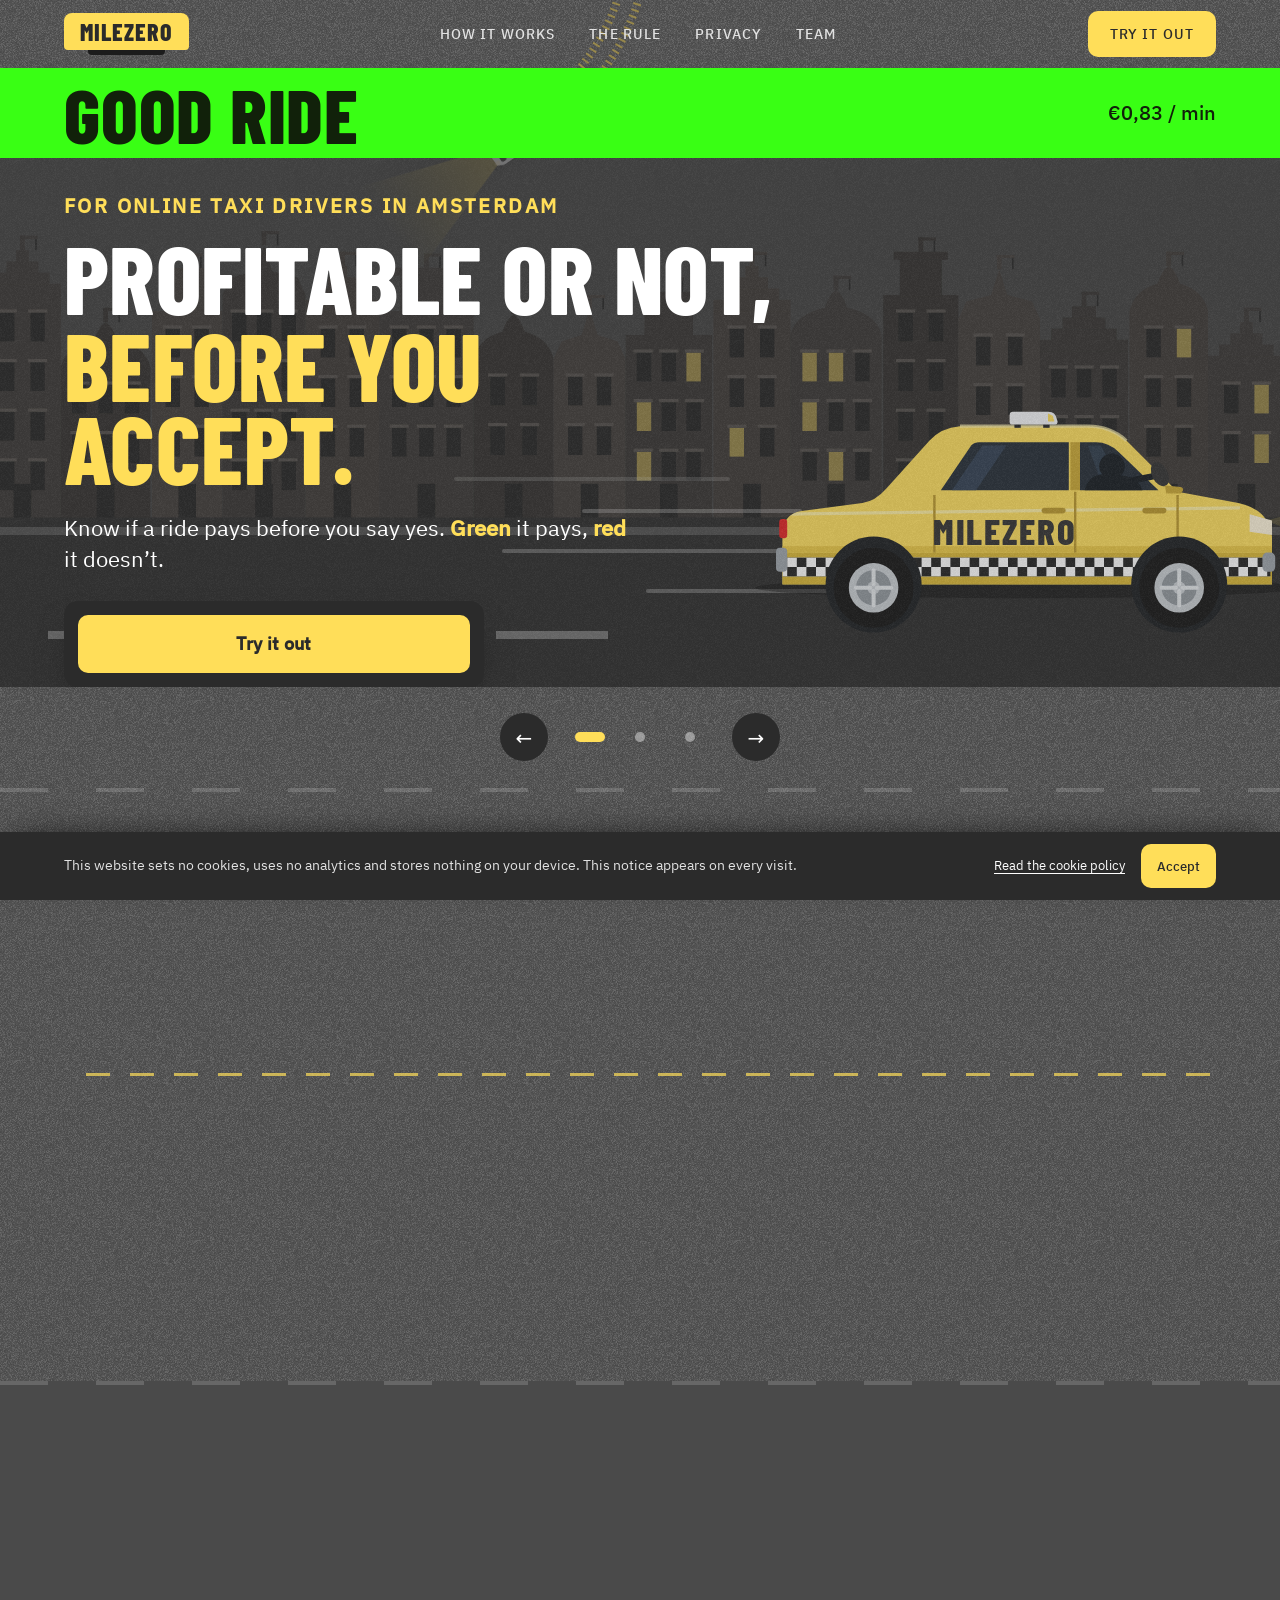
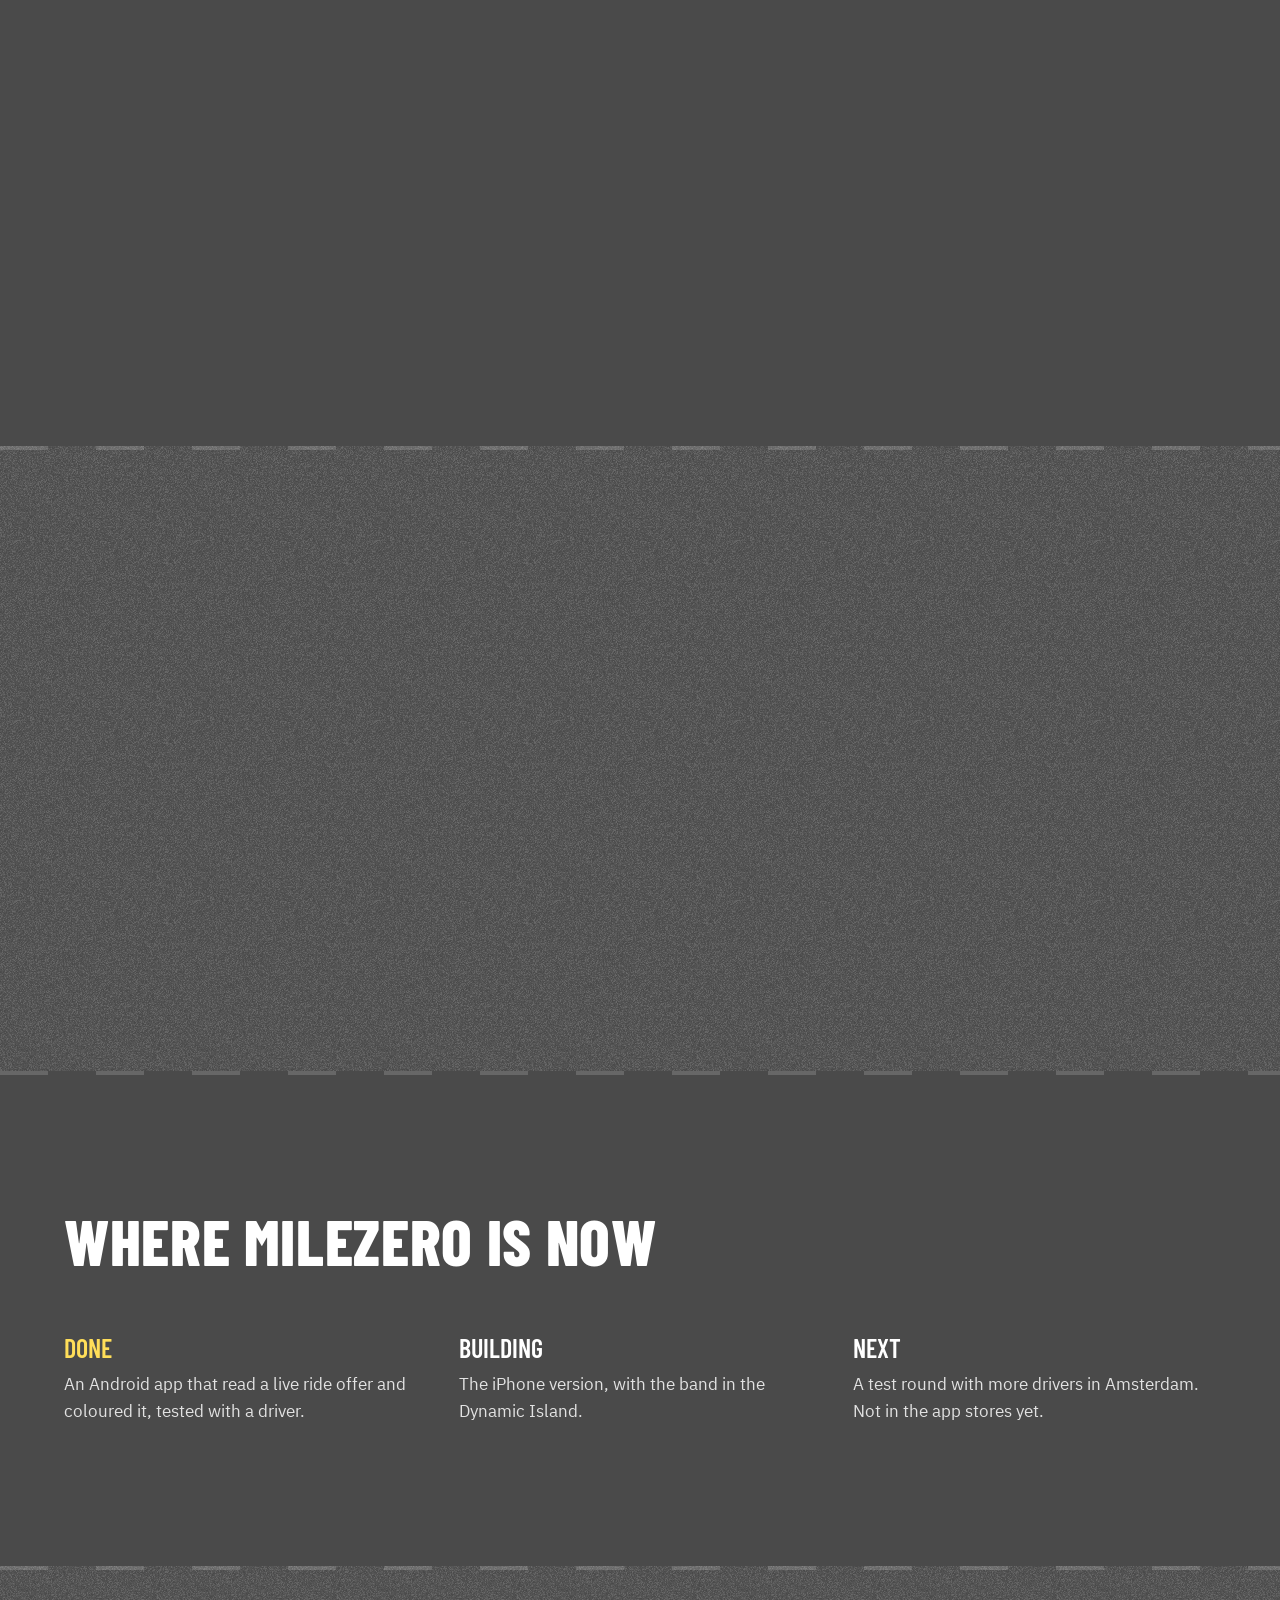
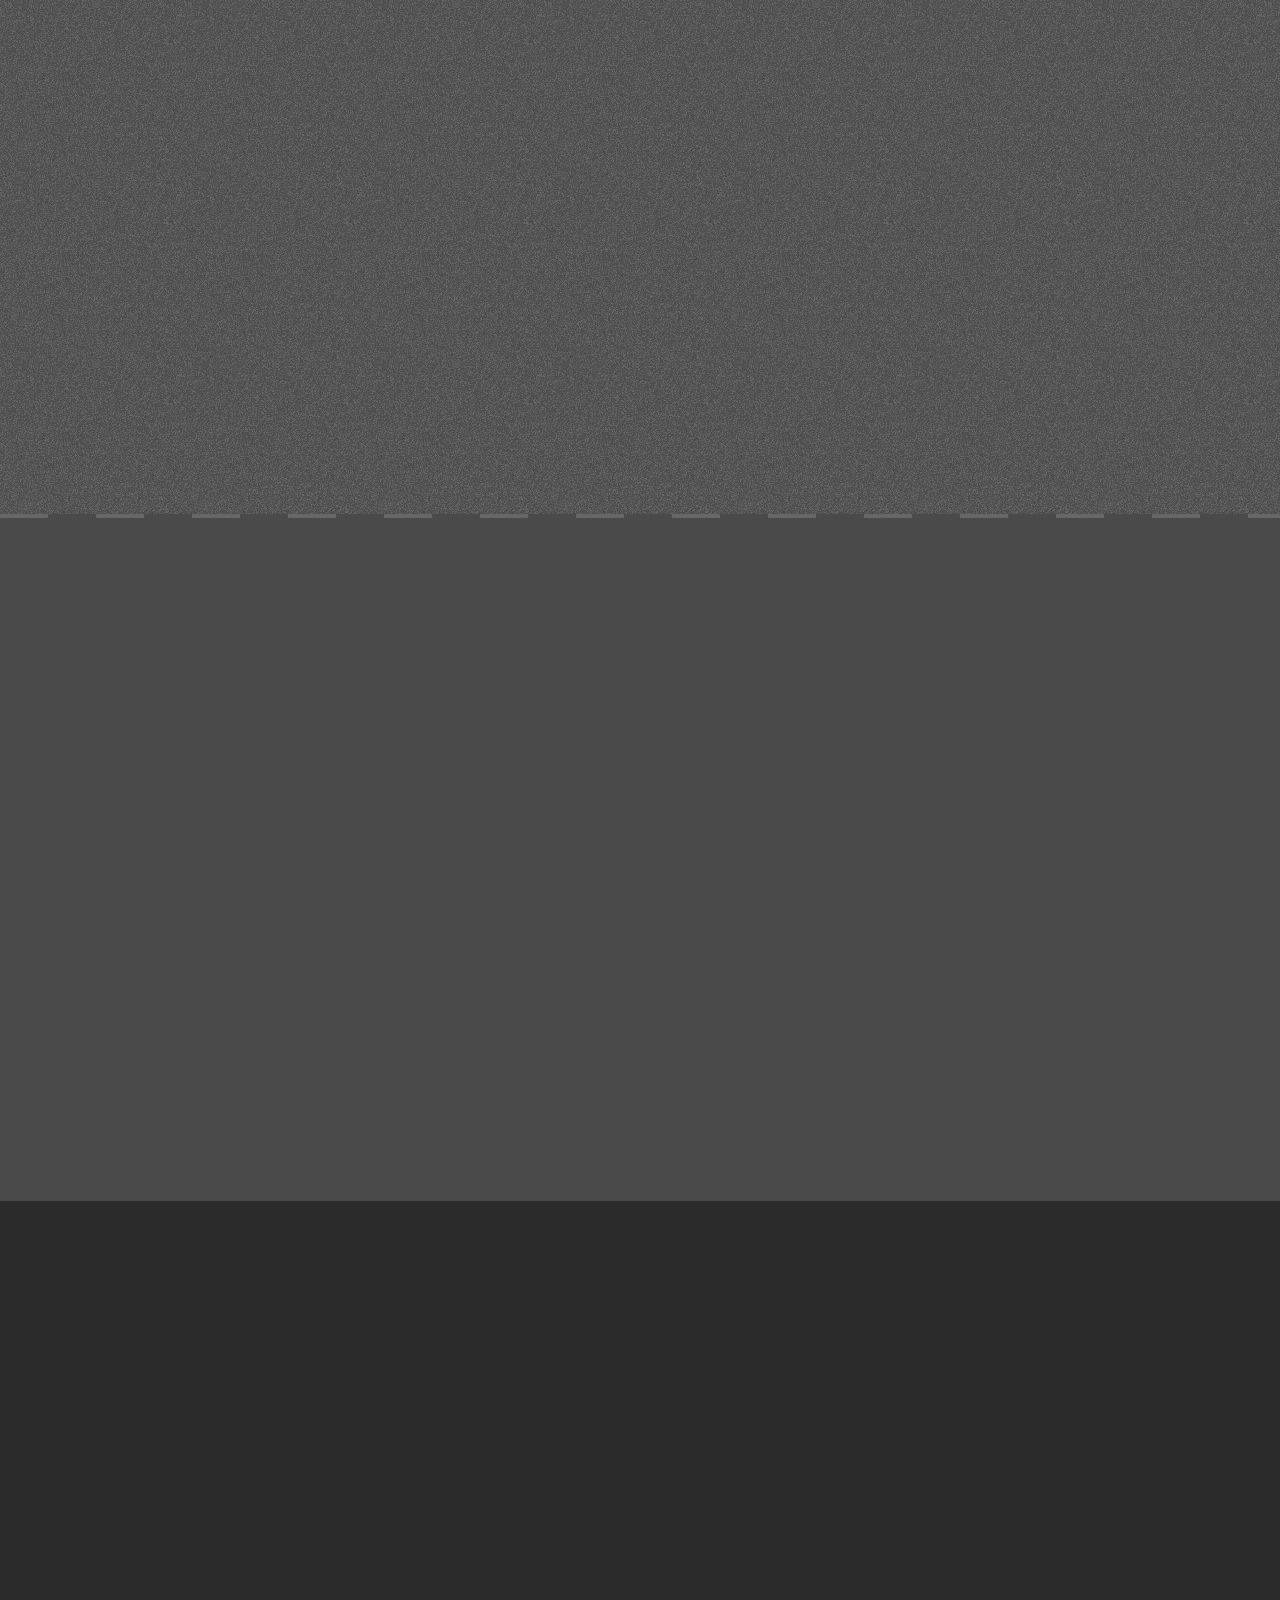
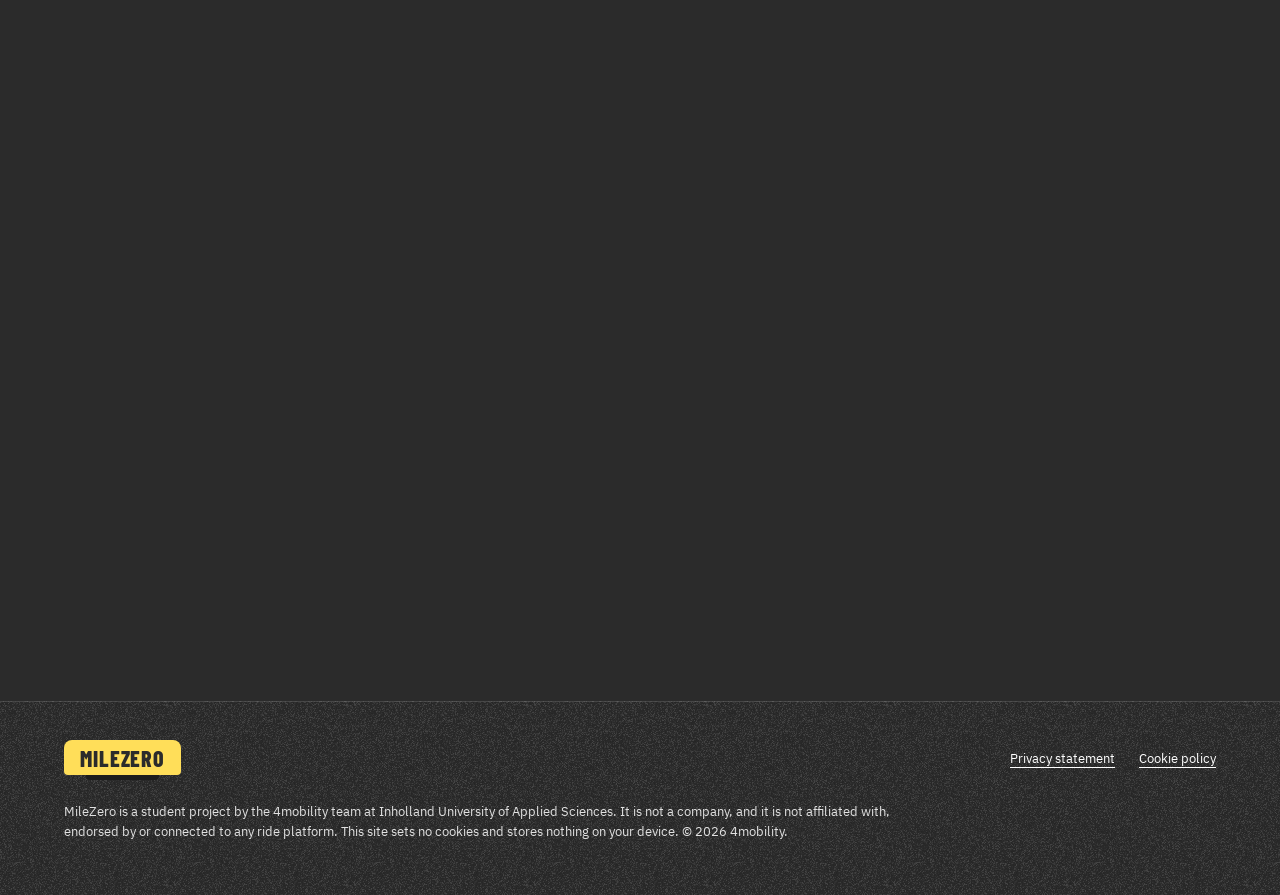
<file: index.html>
<!doctype html>
<html lang="en">
<head>
<meta charset="utf-8">
<meta name="viewport" content="width=device-width, initial-scale=1, viewport-fit=cover">
<meta http-equiv="Content-Security-Policy" content="default-src 'none'; script-src 'self'; style-src 'self'; img-src 'self' data:; font-src 'self'; manifest-src 'self'; connect-src 'none'; form-action 'none'; base-uri 'none'">
<meta name="referrer" content="no-referrer">
<meta name="theme-color" content="#545454">
<title>MileZero: profitable or not, before you accept</title>
<meta name="description" content="A ride check for online taxi drivers in Amsterdam. MileZero tells you if a ride is profitable or not, before you accept. Nothing leaves your phone.">
<link rel="canonical" href="https://antoniotakor-tech.github.io/milezero-site/">
<meta property="og:title" content="MileZero: profitable or not, before you accept">
<meta property="og:description" content="Profitable or not, before you accept. For online taxi drivers in Amsterdam.">
<meta property="og:type" content="website">
<meta property="og:url" content="https://antoniotakor-tech.github.io/milezero-site/">
<meta property="og:image" content="https://antoniotakor-tech.github.io/milezero-site/assets/og-image.png">
<meta property="og:image:width" content="1200">
<meta property="og:image:height" content="630">
<meta name="twitter:card" content="summary_large_image">
<meta name="twitter:title" content="MileZero: profitable or not, before you accept">
<meta name="twitter:description" content="Profitable or not, before you accept. For online taxi drivers in Amsterdam.">
<meta name="twitter:image" content="https://antoniotakor-tech.github.io/milezero-site/assets/og-image.png">
<link rel="icon" href="assets/icon.svg" type="image/svg+xml">
<link rel="apple-touch-icon" href="assets/apple-touch-icon.png">
<link rel="manifest" href="manifest.webmanifest">
<link rel="preload" href="assets/fonts/barlow-condensed-latin-800-normal.woff2" as="font" type="font/woff2" crossorigin>
<link rel="stylesheet" href="style.css?v=1794828803">
</head>
<body>
<a class="skip" href="#main">Skip to content</a>
<svg id="road" class="road" aria-hidden="true" focusable="false">
  <defs>
    <mask id="mReveal" maskUnits="userSpaceOnUse"><path id="maskPath" fill="none" stroke="#fff" stroke-width="70" stroke-linecap="round"/></mask>
    <mask id="mHot" maskUnits="userSpaceOnUse"><path id="hotMaskPath" fill="none" stroke="#fff" stroke-width="70"/></mask>
    <linearGradient id="beam" x1="0" x2="1"><stop offset="0" stop-color="#ffde59" stop-opacity=".45"/><stop offset="1" stop-color="#ffde59" stop-opacity="0"/></linearGradient>
  </defs>
  <path id="roadCentre" fill="none" stroke="none"/>
  <g class="tread" mask="url(#mReveal)"><path id="trackL"/><path id="trackR"/></g>
  <g class="tread hot" mask="url(#mHot)"><path id="hotL"/><path id="hotR"/></g>
  <g id="car"><g class="car-body">
    <polygon points="22,-9 150,-52 150,52 22,9" fill="url(#beam)"/>
    <rect x="-24" y="-13" width="48" height="26" rx="8" fill="#f4f6f8"/>
    <rect x="-10" y="-10" width="21" height="20" rx="4" fill="#545454"/>
    <rect x="12" y="-10" width="6" height="20" rx="2" fill="#2b2b2b"/>
    <rect x="-3" y="-4" width="7" height="8" rx="1.5" fill="#ffde59"/>
    <circle cx="22" cy="-8" r="2.4" fill="#fff6dc"/><circle cx="22" cy="8" r="2.4" fill="#fff6dc"/>
    <rect x="-25" y="-11" width="3" height="5" rx="1" fill="#FF0000"/><rect x="-25" y="6" width="3" height="5" rx="1" fill="#FF0000"/>
  </g></g>
</svg>

<header class="nav">
  <div class="wrap">
    <button class="brand" type="button" id="menuBtn" aria-expanded="false" aria-controls="menuPanel" aria-label="Open the menu"><span class="cab" aria-hidden="true"><b>MileZero</b></span></button>
    <ul>
      <li><a href="#how">How it works</a></li>
      <li><a href="#slide2" data-slide="1">The rule</a></li>
      <li><a href="#privacy">Privacy</a></li>
      <li><a href="#team">Team</a></li>
    </ul>
    <a class="btn" href="mailto:antoniotakor@icloud.com?subject=MileZero%20test%20round&amp;body=Hi%20MileZero%20team%2C%0A%0AI%27d%20like%20to%20join%20the%20test%20round.%0A%0AMy%20name%3A%20%0AMy%20city%3A%20%0A">Try it out</a>
  </div>
</header>

<div class="menu" id="menuPanel" hidden>
  <div class="wrap menu-in">
    <nav class="menu-main" aria-label="Menu">
      <a href="#top">Top</a>
      <a href="#how">How it works</a>
      <a href="#problem">What drivers told us</a>
      <a href="#slide2" data-slide="1">The rule</a>
      <a href="#privacy">Privacy</a>
      <a href="#status">Where we are</a>
      <a href="#vision">Why we built it</a>
      <a href="#team">Team</a>
      <a href="mailto:antoniotakor@icloud.com?subject=MileZero%20test%20round&amp;body=Hi%20MileZero%20team%2C%0A%0AI%27d%20like%20to%20join%20the%20test%20round.%0A%0AMy%20name%3A%20%0AMy%20city%3A%20%0A" class="menu-cta">Try it out</a>
    </nav>
    <div class="menu-side">
      <p>More</p>
      <a href="privacy/">Privacy statement</a>
      <a href="cookies/">Cookie policy</a>
    </div>
  </div>
</div>

<main id="main">
<section class="hero" id="top">
  <div class="band" id="band" aria-hidden="true">
    <div class="wrap band-in"><b id="bandWord">Reading</b><span id="bandInfo">…</span></div>
  </div>
  <div class="car" id="car" aria-roledescription="carousel" aria-label="MileZero in three screens">
    <div class="car-stage"><div class="car-wipe" id="carWipe" aria-hidden="true"></div>
    <div class="car-track" id="carTrack" tabindex="0">
      <div class="car-slide on" id="slide1" role="group" aria-roledescription="slide" aria-label="1 of 3: the idea">
  <div class="wrap hero-grid">
        <div class="hero-copy">
          <p class="eyebrow fade">For online taxi drivers in Amsterdam</p>
          <h1><span class="l"><span><b class="hg">Profitable</b> or <b class="hr">not</b>,</span></span><span class="l"><span><em>before you accept.</em></span></span></h1>
          <div class="scene fade" aria-hidden="true"></div>
          <p class="lead fade">Know if a ride pays before you say yes. <b>Green</b> it pays, <b>red</b> it doesn’t.</p>
          <div class="getcard fade">
          <div class="cta fade">
            <a class="btn big" href="mailto:antoniotakor@icloud.com?subject=MileZero%20test%20round&amp;body=Hi%20MileZero%20team%2C%0A%0AI%27d%20like%20to%20join%20the%20test%20round.%0A%0AMy%20name%3A%20%0AMy%20city%3A%20%0A">Try it out</a>
          </div>
          </div>
        </div>
        <aside class="ticket fade" aria-label="Example ride offer that the band above is judging">
          <div class="ticket-top"><span id="app">Ride app</span><span>Example offer</span></div>
          <div class="fare" id="fare">€54,56</div>
          <div class="timer"><i id="timer"></i></div>
          <dl>
            <div><dt>Pickup</dt><dd id="pick">9 min</dd></div>
            <div><dt>Trip</dt><dd id="trip">57 min</dd></div>
            <div class="tot"><dt>Total time</dt><dd id="tot">66 min</dd></div>
          </dl>
        </aside>
      </div>
      </div>
      <div class="car-slide" id="slide2" role="group" aria-roledescription="slide" aria-label="2 of 3: try the rule">
        <div class="wrap rule">
        <div >
          <h2 class="rise d0">One sum, your limit.</h2>
          <p class="formula rs d1">fare <em>÷</em> (pickup + trip minutes)</p>
          <p class="lead rs d2">At or above your limit is green, below it is red. MileZero doesn’t guess your costs or fees, because the screen doesn’t show them.</p>
        </div>
        <div class="calc">
          <p class="calc-title">Try it</p>
          <div class="limit"><p>I want to earn at least</p><div class="limit-row"><span>€</span><input id="rLimit" type="text" inputmode="decimal" value="0,50" autocomplete="off" aria-label="The least you want to earn per minute, in euros"><span>per minute</span></div><p class="limit-hour" id="oHour">= €30,00 per hour</p></div>
          <label for="rFare"><div><span>Fare on the offer</span><span id="oFare">€22,00</span></div><input id="rFare" type="range" min="3" max="80" step="0.5" value="22"></label>
          <label for="rMin"><div><span>Pickup + trip</span><span id="oMin">40 min</span></div><input id="rMin" type="range" min="5" max="120" step="1" value="40"></label>
          <div class="verdict" id="verdict" role="status" aria-live="polite"><b id="vWord">Good ride</b><span id="vInfo"></span></div>
        </div>
        </div>
      </div>
      <div class="car-slide" id="slide3" role="group" aria-roledescription="slide" aria-label="3 of 3: the app on a ride">
        <div class="wrap rule app-slide">
        <div>
          <h2 class="rise d0">On the ride, not after it.</h2>
          <p class="lead rs d2">The band comes down over your ride app the moment an offer shows. Tap it for the sum behind the colour. Pictures are from the app on an iPhone, with simulated rides.</p>
        </div>
        <div class="phones">
          <figure><img src="assets/app/home-app.webp" width="540" height="1174" loading="lazy" alt="The MileZero start screen: earn at least 0,5 euro per minute, and a Go online button"><figcaption>Home screen</figcaption></figure>
          <figure><img src="assets/app/ride-good.webp" width="540" height="1174" loading="lazy" alt="A simulated ride offer of 24,10 euro with a green MileZero band on top saying good ride, 0,75 euro per minute"><figcaption>Good ride</figcaption></figure>
          <figure><img src="assets/app/ride-bad.webp" width="540" height="1174" loading="lazy" alt="A simulated ride offer of 5,20 euro with a red MileZero band on top saying bad ride, 0,35 euro per minute"><figcaption>Bad ride</figcaption></figure>
          <figure><img src="assets/app/info.webp" width="540" height="1174" loading="lazy" alt="The MileZero info card: 0,75 euro per minute, with ride, pickup, fare and total time"><figcaption>Tap for the sum</figcaption></figure>
        </div>
        </div>
      </div>
    </div>
    </div>
    <div class="wrap car-ui">
      <button class="car-btn" id="carPrev" type="button" aria-label="Previous screen">&#8592;</button>
      <div class="car-dots" role="tablist" aria-label="Choose a screen">
        <button type="button" role="tab" aria-selected="true" aria-label="Screen 1, the idea" data-i="0"></button>
        <button type="button" role="tab" aria-selected="false" aria-label="Screen 2, try the rule" data-i="1"></button>
        <button type="button" role="tab" aria-selected="false" aria-label="Screen 3, the app on a ride" data-i="2"></button>
      </div>
      <button class="car-btn" id="carNext" type="button" aria-label="Next screen">&#8594;</button>
    </div>
  </div>
</section>

<section class="sec" id="how">
  <div class="wrap">
    <h2 class="rv">Start it once, then drive.</h2>
    <ol class="lane">
      <li class="rv"><span class="stop">1</span><h3>Set your limit</h3><p>Choose what a minute of your time is worth, for example €0,50. Tap start and allow screen sharing.</p></li>
      <li class="rv" data-d=".1s"><span class="stop">2</span><h3>An offer comes in</h3><p>MileZero reads the fare, the pickup time and the trip time. Each screen picture is thrown away right after.</p></li>
      <li class="rv" data-d=".2s"><span class="stop">3</span><h3>The band answers</h3><p>A band at the top of your screen says <b>Good ride</b> or <b>Bad ride</b>. MileZero never taps for you.</p></li>
    </ol>
  </div>
</section>

<section class="sec" id="problem">
  <div class="wrap">
    <p class="eyebrow rv">What drivers told us</p>
    <blockquote class="quote rv">
      <p>“Just guessing before the timer runs out is fundamentally broken and exhausting.”</p>
      <cite>An online taxi driver in Amsterdam, from the team’s driver interviews, 2026</cite>
    </blockquote>
    <dl class="facts">
      <div class="rv"><dt>10 s</dt><dd>to accept or decline a ride offer on an online taxi platform</dd></div>
      <div class="rv" data-d=".08s"><dt>30 of 50</dt><dd>drivers we interviewed can’t tell in time if a ride pays</dd></div>
      <div class="rv" data-d=".16s"><dt>20.7%</dt><dd>how much gig workers overestimate their net hourly pay (Pires, 2024, unpublished)</dd></div>
    </dl>
  </div>
</section>

<section class="sec" id="privacy">
  <div class="wrap split">
    <h2 class="rv">It reads the offer. Nobody else sees it.</h2>
    <div>
      <dl class="rows">
        <div class="rv"><dt>What it reads</dt><dd>The fare and the minutes on the offer, on your phone, with text recognition built into the app.</dd></div>
        <div class="rv"><dt>What it keeps</dt><dd>Your limit, your sound setting and that you agreed. No rides, names or addresses.</dd></div>
        <div class="rv"><dt>What it sends</dt><dd>Nothing. Everything stays on your phone.</dd></div>
        <div class="rv"><dt>This website</dt><dd>No cookies, no analytics, no requests to other servers.</dd></div>
      </dl>
      <p class="note rv">Online taxi platforms have their own driver terms and may limit tools that read the screen. Using MileZero is your own choice. Read the full <a href="privacy/">privacy statement</a> and <a href="cookies/">cookie policy</a>.</p>
    </div>
  </div>
</section>

<section class="sec" id="status">
  <div class="wrap">
    <h2>Where MileZero is now</h2>
    <ol class="timeline">
      <li><span>Done</span><p>An Android app that read a live ride offer and coloured it, tested with a driver.</p></li>
      <li><span>Building</span><p>The iPhone version, with the band in the Dynamic Island.</p></li>
      <li><span>Next</span><p>A test round with more drivers in Amsterdam. Not in the app stores yet.</p></li>
    </ol>
  </div>
</section>

<section class="sec" id="vision">
  <div class="wrap">
    <h2 class="rv">Why we built it</h2>
    <div class="vm">
      <div class="rv"><p class="vm-label">Vision</p><p class="vm-text">Empowering drivers to maximize shift earnings through smarter choices, not longer hours.</p></div>
      <div class="rv" data-d=".1s"><p class="vm-label">Mission</p><p class="vm-text">Replacing algorithmic uncertainty with instant financial clarity in every 10-second window.</p></div>
    </div>
  </div>
</section>

<section class="sec team-sec" id="team">
  <div class="wrap">
    <p class="eyebrow rv">4mobility</p>
    <ul class="names">
      <li class="rv" data-d="0.00s"><span class="fn">Antonio</span> Frungillo</li>
      <li class="rv" data-d="0.08s"><span class="fn">Eren</span> Hamza Kocabas</li>
      <li class="rv" data-d="0.16s"><span class="fn">Jonathan</span> Ludoyo</li>
      <li class="rv" data-d="0.24s"><span class="fn">Bernardo</span> Piccioli Aguiar</li>
    </ul>
    <p class="team-note rv">Business Innovation students at Inholland, Amsterdam. We interviewed drivers first, then built MileZero.</p>
  </div>
</section>

<section class="final" id="contact">
  <div class="wrap rv">
    <h2>Taxi driver in Amsterdam? Try it out.</h2>
    <p class="lead">Join the next test round.</p>
    <div class="getcard">
    <a class="btn big" href="mailto:antoniotakor@icloud.com?subject=MileZero%20test%20round&amp;body=Hi%20MileZero%20team%2C%0A%0AI%27d%20like%20to%20join%20the%20test%20round.%0A%0AMy%20name%3A%20%0AMy%20city%3A%20%0A">Try it out</a>
    <div class="stores">
            <a class="store" href="mailto:antoniotakor@icloud.com?subject=MileZero%20test%20round&amp;body=Hi%20MileZero%20team%2C%0A%0AI%27d%20like%20to%20join%20the%20test%20round.%0A%0AMy%20name%3A%20%0AMy%20city%3A%20%0A" aria-label="Google Play: join the test round to get the app"><svg class="sicon" viewBox="0 0 24 26" aria-hidden="true"><path fill="#00d1ff" d="M1 1.2 13 13 1 24.8c-.4-.3-.6-.8-.6-1.4V2.6c0-.6.2-1.1.6-1.4z"/><path fill="#ffd400" d="M17 9 13 13l4 4 4.8-2.7c1.1-.6 1.1-2 0-2.6z"/><path fill="#00f076" d="M1 1.2c.5-.3 1.1-.3 1.7.1L17 9l-4 4z"/><path fill="#ff3a44" d="M13 13l4 4-14.3 7.7c-.6.4-1.2.4-1.7.1z"/></svg><span><small>GET IT ON</small>Google Play</span></a>
            <a class="store" href="mailto:antoniotakor@icloud.com?subject=MileZero%20test%20round&amp;body=Hi%20MileZero%20team%2C%0A%0AI%27d%20like%20to%20join%20the%20test%20round.%0A%0AMy%20name%3A%20%0AMy%20city%3A%20%0A" aria-label="App Store: join the test round to get the app"><svg class="sicon" viewBox="0 0 24 24" aria-hidden="true" fill="#fff"><path d="M12.152 6.896c-.948 0-2.415-1.078-3.96-1.04-2.04.027-3.91 1.183-4.961 3.014-2.117 3.675-.546 9.103 1.519 12.09 1.013 1.454 2.208 3.09 3.792 3.039 1.52-.065 2.09-.987 3.935-.987 1.831 0 2.35.987 3.96.948 1.637-.026 2.676-1.48 3.676-2.948 1.156-1.688 1.636-3.325 1.662-3.415-.039-.013-3.182-1.221-3.22-4.857-.026-3.04 2.48-4.494 2.597-4.559-1.429-2.09-3.623-2.324-4.39-2.376-2-.156-3.675 1.09-4.61 1.09zM15.53 3.83c.843-1.012 1.4-2.427 1.245-3.83-1.207.052-2.662.805-3.532 1.818-.78.896-1.454 2.338-1.273 3.714 1.338.104 2.715-.688 3.559-1.701"/></svg><span><small>Download on the</small>App Store</span></a>
          </div>
    </div>
    <ul class="clinks" aria-label="Find us">
      <li><a class="clink" href="mailto:antoniotakor@icloud.com?subject=MileZero%20test%20round&amp;body=Hi%20MileZero%20team%2C%0A%0AI%27d%20like%20to%20join%20the%20test%20round.%0A%0AMy%20name%3A%20%0AMy%20city%3A%20%0A"><svg viewBox="0 0 24 24" aria-hidden="true" fill="none" stroke="currentColor" stroke-width="1.8" stroke-linecap="round" stroke-linejoin="round"><path d="M3 6h18v12H3zM3 7l9 7 9-7"/></svg><span>Email</span></a></li>
      <li><a class="clink" href="https://github.com/antoniotakor-tech/milezero-site"><svg viewBox="0 0 24 24" aria-hidden="true" fill="currentColor"><path d="M12 .5a11.5 11.5 0 0 0-3.6 22.4c.6.1.8-.2.8-.6v-2c-3.2.7-3.9-1.5-3.9-1.5-.5-1.3-1.3-1.7-1.3-1.7-1-.7.1-.7.1-.7 1.2.1 1.8 1.2 1.8 1.2 1 1.8 2.8 1.3 3.5 1 .1-.8.4-1.3.8-1.6-2.6-.3-5.3-1.3-5.3-5.7 0-1.3.5-2.3 1.2-3.1-.1-.3-.5-1.5.1-3.1 0 0 1-.3 3.2 1.2a11 11 0 0 1 5.8 0c2.2-1.5 3.2-1.2 3.2-1.2.6 1.6.2 2.8.1 3.1.8.8 1.2 1.8 1.2 3.1 0 4.4-2.7 5.4-5.3 5.7.4.4.8 1.1.8 2.2v3.2c0 .4.2.7.8.6A11.5 11.5 0 0 0 12 .5z"/></svg><span>GitHub</span></a></li>
      <li><span class="clink off" aria-disabled="true"><svg viewBox="0 0 24 24" aria-hidden="true" fill="currentColor"><path d="M4.5 3a1.8 1.8 0 1 1 0 3.6 1.8 1.8 0 0 1 0-3.6zM3 8.5h3V21H3zM9 8.5h2.9v1.7c.5-.9 1.7-2 3.6-2 3.4 0 4 2.2 4 5.1V21h-3v-6.7c0-1.6 0-3.3-2-3.3s-2.4 1.4-2.4 3.2V21H9z"/></svg><span>LinkedIn</span><em>Soon</em></span></li>
      <li><span class="clink off" aria-disabled="true"><svg viewBox="0 0 24 24" aria-hidden="true" fill="none" stroke="currentColor" stroke-width="1.8" stroke-linecap="round" stroke-linejoin="round"><path d="M7 3h10a4 4 0 0 1 4 4v10a4 4 0 0 1-4 4H7a4 4 0 0 1-4-4V7a4 4 0 0 1 4-4zM12 8a4 4 0 1 0 0 8 4 4 0 0 0 0-8zM17.2 6.8h.01"/></svg><span>Instagram</span><em>Soon</em></span></li>
      <li><span class="clink off" aria-disabled="true"><svg viewBox="0 0 24 24" aria-hidden="true" fill="currentColor"><path d="M14 3h3a5 5 0 0 0 4 4v3a8 8 0 0 1-4-1.2V15a6 6 0 1 1-6-6v3.2a3 3 0 1 0 3 2.8z"/></svg><span>TikTok</span><em>Soon</em></span></li>
      <li><span class="clink off" aria-disabled="true"><svg viewBox="0 0 24 24" aria-hidden="true" fill="currentColor"><path d="M22 8.2a3 3 0 0 0-2.1-2.1C18 5.6 12 5.6 12 5.6s-6 0-7.9.5A3 3 0 0 0 2 8.2 31 31 0 0 0 1.6 12 31 31 0 0 0 2 15.8a3 3 0 0 0 2.1 2.1c1.9.5 7.9.5 7.9.5s6 0 7.9-.5a3 3 0 0 0 2.1-2.1c.4-1.2.4-3.8.4-3.8s0-2.6-.4-3.8zM10 15V9l5 3z"/></svg><span>YouTube</span><em>Soon</em></span></li>
    </ul>
  </div>
</section>
</main>

<footer>
  <div class="wrap">
    <div class="row">
      <a class="brand" href="#top" aria-label="MileZero, back to top"><span class="cab" aria-hidden="true"><b>MileZero</b></span></a>
      <nav aria-label="Legal"><a href="privacy/">Privacy statement</a><a href="cookies/">Cookie policy</a></nav>
    </div>
    <small>MileZero is a student project by the 4mobility team at Inholland University of Applied Sciences. It is not a company, and it is not affiliated with, endorsed by or connected to any ride platform. This site sets no cookies and stores nothing on your device. © 2026 4mobility.</small>
  </div>
</footer>
<div class="consent" id="consent" role="region" aria-label="Cookie notice" hidden>
  <p class="consent-title">Cookies</p>
  <p>This website sets no cookies, uses no analytics and stores nothing on your device. This notice appears on every visit.</p>
  <div class="consent-actions">
    <a href="cookies/">Read the cookie policy</a>
    <button type="button" class="btn" id="consentOk">Accept</button>
  </div>
</div>
<script src="main.js?v=1794828803"></script>
</body>
</html>
</file>
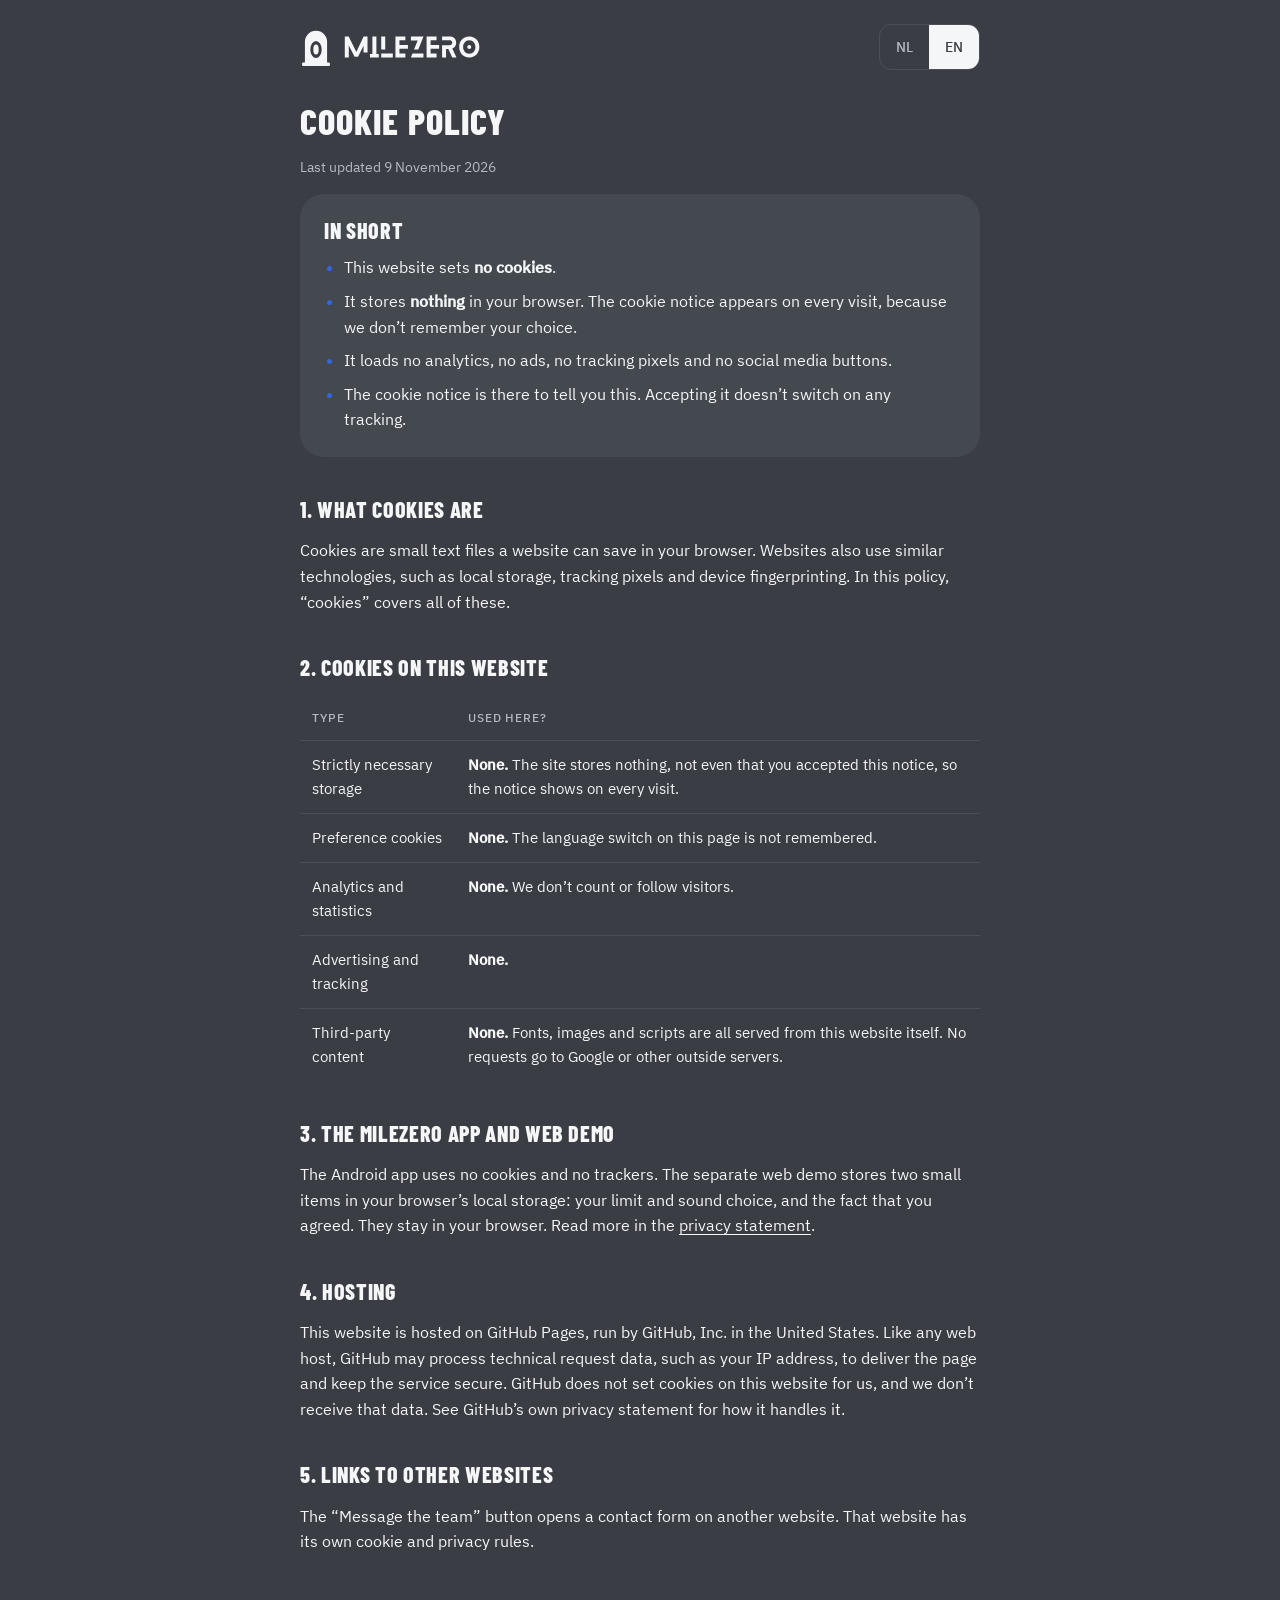
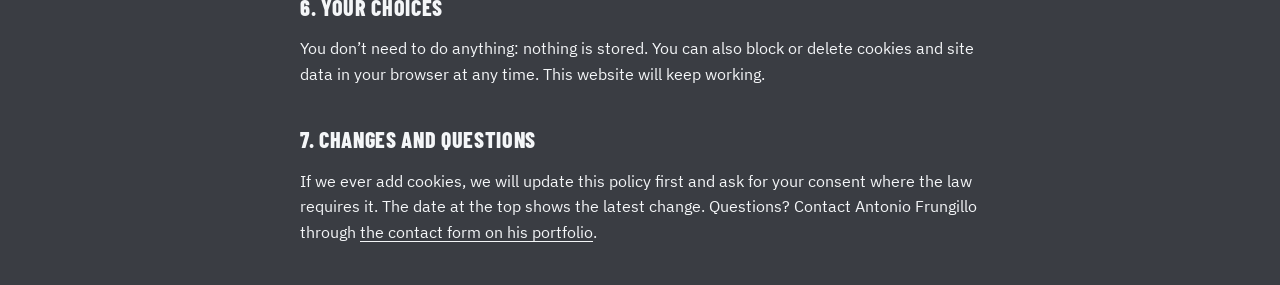
<file: cookies/index.html>
<!doctype html>
<html lang="en">
<head>
<meta charset="utf-8">
<meta name="viewport" content="width=device-width, initial-scale=1, viewport-fit=cover">
<meta http-equiv="Content-Security-Policy" content="default-src 'none'; script-src 'self'; style-src 'self'; img-src 'self' data:; font-src 'self'; connect-src 'none'; form-action 'none'; base-uri 'none'">
<meta name="referrer" content="no-referrer">
<meta name="theme-color" content="#545454">
<title>MileZero cookie policy</title>
<link rel="canonical" href="https://antoniotakor-tech.github.io/milezero-site/cookies/">
<meta property="og:title" content="MileZero cookie policy">
<meta property="og:description" content="This website sets no cookies and loads no trackers. What it stores, and why.">
<meta property="og:type" content="website">
<meta property="og:image" content="https://antoniotakor-tech.github.io/milezero-site/assets/og-image.png">
<link rel="icon" href="../assets/icon.svg" type="image/svg+xml">
<link rel="stylesheet" href="../privacy/privacy.css">
</head>
<body>
<main>
  <div class="top">
    <a class="brand" href="../" aria-label="MileZero home"><svg class="stone" viewBox="0 0 200 240" aria-hidden="true"><path fill="currentColor" fill-rule="evenodd" d="M30 218V88a70 70 0 0 1 140 0v130h12a6 6 0 0 1 6 6v10a6 6 0 0 1-6 6H18a6 6 0 0 1-6-6v-10a6 6 0 0 1 6-6h12ZM64 136a36 54 0 1 0 72 0a36 54 0 1 0-72 0ZM83 136a17 32 0 1 0 34 0a17 32 0 1 0-34 0Z"/></svg><svg class="wm" viewBox="0 -82 520 84" aria-hidden="true"><path fill="currentColor" d="M54.20-3.80L74.60-44.70L74.60-19.30L89.80-19.30L89.80-79.10C89.80-79.50 89.40-80 88.70-80L75.50-80C75.10-80 74.60-79.70 74.40-79.40L47.10-20.80L18.40-79.40C18.30-79.70 17.70-80 17.40-80L4-80C3.30-80 3-79.50 3-79.10L3-0.90C3-0.50 3.30 0 4 0L17.20 0C17.80 0 18.30-0.50 18.30-0.90L18.30-45.80L40-3.80C40.10-3.50 40.70-3.20 41-3.20L53.30-3.20C53.60-3.20 54.10-3.50 54.20-3.80ZM131.70-13.70L123.70-13.70L123.70-80L108.40-80L108.40-13.70L100.20-13.70C99.60-13.70 99.10-13.30 99.10-12.80L99.10-0.90C99.10-0.50 99.60 0 100.20 0L131.70 0C132.40 0 132.80-0.50 132.80-0.90L132.80-12.80C132.80-13.30 132.40-13.70 131.70-13.70ZM185.30-14.90L142.10-14.90L142.10-0.90C142.10-0.50 142.60 0 143.20 0L185.30 0C186 0 186.40-0.50 186.40-0.90L186.40-13.90C186.40-14.40 186-14.90 185.30-14.90ZM142.10-30.20L157.40-30.20L157.40-79.10C157.40-79.50 157-80 156.40-80L143.20-80C142.60-80 142.10-79.50 142.10-79.10ZM197.50 0L234.40 0L234.40-14.90L211.70-14.90L211.70-32.90L243.10-32.90C243.70-32.90 244.20-33.40 244.20-33.80L244.20-46.50C244.20-47 243.70-47.40 243.10-47.40L211.70-47.40L211.70-65.50L234.40-65.50L234.40-80L197.50-80C196.90-80 196.40-79.50 196.40-79.10L196.40-0.90C196.40-0.50 196.90 0 197.50 0ZM302.30-14.80L261.20-14.80L255.70-1.30C255.40-0.50 255.80 0 256.80 0L302.20 0C302.90 0 303.40-0.50 303.40-0.90L303.40-13.90C303.40-14.40 303-14.80 302.30-14.80ZM255.50-66.10C255.50-65.60 256.00-65.10 256.60-65.10L281.30-65.10L267.30-30.10L283.70-30.10L303.20-78.70C303.40-79.50 303-80 302.10-80L256.60-80C256.00-80 255.50-79.50 255.50-79.10ZM316.50 0L353.40 0L353.40-14.90L330.70-14.90L330.70-32.90L362.10-32.90C362.70-32.90 363.20-33.40 363.20-33.80L363.20-46.50C363.20-47 362.70-47.40 362.10-47.40L330.70-47.40L330.70-65.50L353.40-65.50L353.40-80L316.50-80C315.90-80 315.40-79.50 315.40-79.10L315.40-0.90C315.40-0.50 315.90 0 316.50 0ZM429.10-1.30C424.10-12.40 418.70-23.40 413.70-34.70C421.70-37.60 428.40-44 428.40-56.20C428.40-79.80 405.90-80 401.40-80L375.50-80C375-80 374.50-79.50 374.50-79.10L374.50-65.50L401.40-65.50C403.80-65.50 413.20-65 413.20-56.20C413.20-47.40 404.70-47 401.40-47L374.50-47L374.50-0.90C374.50-0.50 375 0 375.50 0L388.60 0C389.20 0 389.70-0.50 389.70-0.90L389.70-32.30L398.30-32.30L412.90-0.60C413-0.30 413.60 0 413.90 0L428.20 0C429 0 429.40-0.60 429.10-1.30ZM485.80-39.80C485.80-44 482.50-47.40 478.30-47.40C474.10-47.40 470.80-44 470.80-39.80C470.80-35.70 474.10-32.30 478.30-32.30C482.50-32.30 485.80-35.70 485.80-39.80ZM439.80-40.10C439.80-20.10 452.50 0 478.40 0C503.90 0 516.80-20.10 516.80-40.10C516.80-60 503.90-80 478.40-80C452.50-80 439.80-60 439.80-40.10ZM454.90-39.80C454.90-52.90 462.70-65.90 478.40-65.90C493.90-65.90 501.80-52.90 501.80-39.80C501.80-26.90 493.90-14 478.40-14C462.70-14 454.90-26.90 454.90-39.80Z"/></svg></a>
    <div class="lang" role="group" aria-label="Language">
      <button type="button" data-l="nl" aria-pressed="false">NL</button>
      <button type="button" data-l="en" aria-pressed="true">EN</button>
    </div>
  </div>

  <section data-lang="en" class="sec-l">
<h1>Cookie policy</h1>
<p class="meta">Last updated 9 November 2026</p>

<div class="card sum">
  <h2>In short</h2>
  <ul>
    <li>This website sets <b>no cookies</b>.</li>
    <li>It stores <b>nothing</b> in your browser. The cookie notice appears on every visit, because we don’t remember your choice.</li>
    <li>It loads no analytics, no ads, no tracking pixels and no social media buttons.</li>
    <li>The cookie notice is there to tell you this. Accepting it doesn’t switch on any tracking.</li>
  </ul>
</div>

<h2>1. What cookies are</h2>
<p>Cookies are small text files a website can save in your browser. Websites also use similar technologies, such as local storage, tracking pixels and device fingerprinting. In this policy, “cookies” covers all of these.</p>

<h2>2. Cookies on this website</h2>
<table>
  <thead><tr><th>Type</th><th>Used here?</th></tr></thead>
  <tbody>
    <tr><td>Strictly necessary storage</td><td><b>None.</b> The site stores nothing, not even that you accepted this notice, so the notice shows on every visit.</td></tr>
    <tr><td>Preference cookies</td><td><b>None.</b> The language switch on this page is not remembered.</td></tr>
    <tr><td>Analytics and statistics</td><td><b>None.</b> We don’t count or follow visitors.</td></tr>
    <tr><td>Advertising and tracking</td><td><b>None.</b></td></tr>
    <tr><td>Third-party content</td><td><b>None.</b> Fonts, images and scripts are all served from this website itself. No requests go to Google or other outside servers.</td></tr>
  </tbody>
</table>

<h2>3. The MileZero app and web demo</h2>
<p>The Android app uses no cookies and no trackers. The separate web demo stores two small items in your browser’s local storage: your limit and sound choice, and the fact that you agreed. They stay in your browser. Read more in the <a href="../privacy/">privacy statement</a>.</p>

<h2>4. Hosting</h2>
<p>This website is hosted on GitHub Pages, run by GitHub, Inc. in the United States. Like any web host, GitHub may process technical request data, such as your IP address, to deliver the page and keep the service secure. GitHub does not set cookies on this website for us, and we don’t receive that data. See GitHub’s own privacy statement for how it handles it.</p>

<h2>5. Links to other websites</h2>
<p>The “Message the team” button opens a contact form on another website. That website has its own cookie and privacy rules.</p>

<h2>6. Your choices</h2>
<p>You don’t need to do anything: nothing is stored. You can also block or delete cookies and site data in your browser at any time. This website will keep working.</p>

<h2>7. Changes and questions</h2>
<p>If we ever add cookies, we will update this policy first and ask for your consent where the law requires it. The date at the top shows the latest change. Questions? Contact Antonio Frungillo through <a href="https://antoniotakor-tech.github.io/#contact" rel="noopener noreferrer">the contact form on his portfolio</a>.</p>
  </section>

  <section data-lang="nl" class="sec-l" hidden>
<h1>Cookiebeleid</h1>
<p class="meta">Laatst bijgewerkt op 9 november 2026</p>

<div class="card sum">
  <h2>Kort samengevat</h2>
  <ul>
    <li>Deze website plaatst <b>geen cookies</b>.</li>
    <li>Ze bewaart <b>niets</b> in je browser. De cookiemelding verschijnt bij elk bezoek, omdat we je keuze niet onthouden.</li>
    <li>Ze laadt geen analyse, geen advertenties, geen trackingpixels en geen social-mediaknoppen.</li>
    <li>De cookiemelding is er om je dit te vertellen. Accepteren zet geen tracking aan.</li>
  </ul>
</div>

<h2>1. Wat cookies zijn</h2>
<p>Cookies zijn kleine tekstbestanden die een website in je browser kan opslaan. Websites gebruiken ook vergelijkbare technieken, zoals lokale opslag, trackingpixels en device fingerprinting. In dit beleid valt dat allemaal onder “cookies”.</p>

<h2>2. Cookies op deze website</h2>
<table>
  <thead><tr><th>Soort</th><th>Gebruikt?</th></tr></thead>
  <tbody>
    <tr><td>Strikt noodzakelijke opslag</td><td><b>Geen.</b> De site slaat niets op, ook niet dat je deze melding hebt geaccepteerd, dus de melding verschijnt bij elk bezoek.</td></tr>
    <tr><td>Voorkeurscookies</td><td><b>Geen.</b> De taalkeuze op deze pagina wordt niet onthouden.</td></tr>
    <tr><td>Analyse en statistieken</td><td><b>Geen.</b> We tellen of volgen geen bezoekers.</td></tr>
    <tr><td>Advertenties en tracking</td><td><b>Geen.</b></td></tr>
    <tr><td>Inhoud van derden</td><td><b>Geen.</b> Lettertypen, afbeeldingen en scripts komen allemaal van deze website zelf. Er gaan geen verzoeken naar Google of andere externe servers.</td></tr>
  </tbody>
</table>

<h2>3. De MileZero-app en webdemo</h2>
<p>De Android-app gebruikt geen cookies en geen trackers. De aparte webdemo bewaart twee kleine items in de lokale opslag van je browser: je grens en geluidskeuze, en dat je akkoord ging. Ze blijven in je browser. Lees meer in de <a href="../privacy/">privacyverklaring</a>.</p>

<h2>4. Hosting</h2>
<p>Deze website staat op GitHub Pages, van GitHub, Inc. in de Verenigde Staten. Zoals elke webhost kan GitHub technische verzoekgegevens verwerken, zoals je IP-adres, om de pagina te leveren en de dienst te beveiligen. GitHub plaatst voor ons geen cookies op deze website en wij ontvangen die gegevens niet. Zie de privacyverklaring van GitHub voor hoe GitHub daarmee omgaat.</p>

<h2>5. Links naar andere websites</h2>
<p>De knop “Message the team” opent een contactformulier op een andere website. Daar gelden eigen cookie- en privacyregels.</p>

<h2>6. Jouw keuzes</h2>
<p>Je hoeft niets te doen: er wordt niets opgeslagen. Je kunt cookies en sitegegevens ook altijd blokkeren of verwijderen in je browser. Deze website blijft gewoon werken.</p>

<h2>7. Wijzigingen en vragen</h2>
<p>Als we ooit cookies toevoegen, passen we eerst dit beleid aan en vragen we je toestemming waar de wet dat vereist. De datum bovenaan laat de laatste wijziging zien. Vragen? Neem contact op met Antonio Frungillo via <a href="https://antoniotakor-tech.github.io/#contact" rel="noopener noreferrer">het contactformulier op zijn portfolio</a>.</p>
  </section>
</main>
<script src="../privacy/privacy.js"></script>
</body>
</html>
</file>
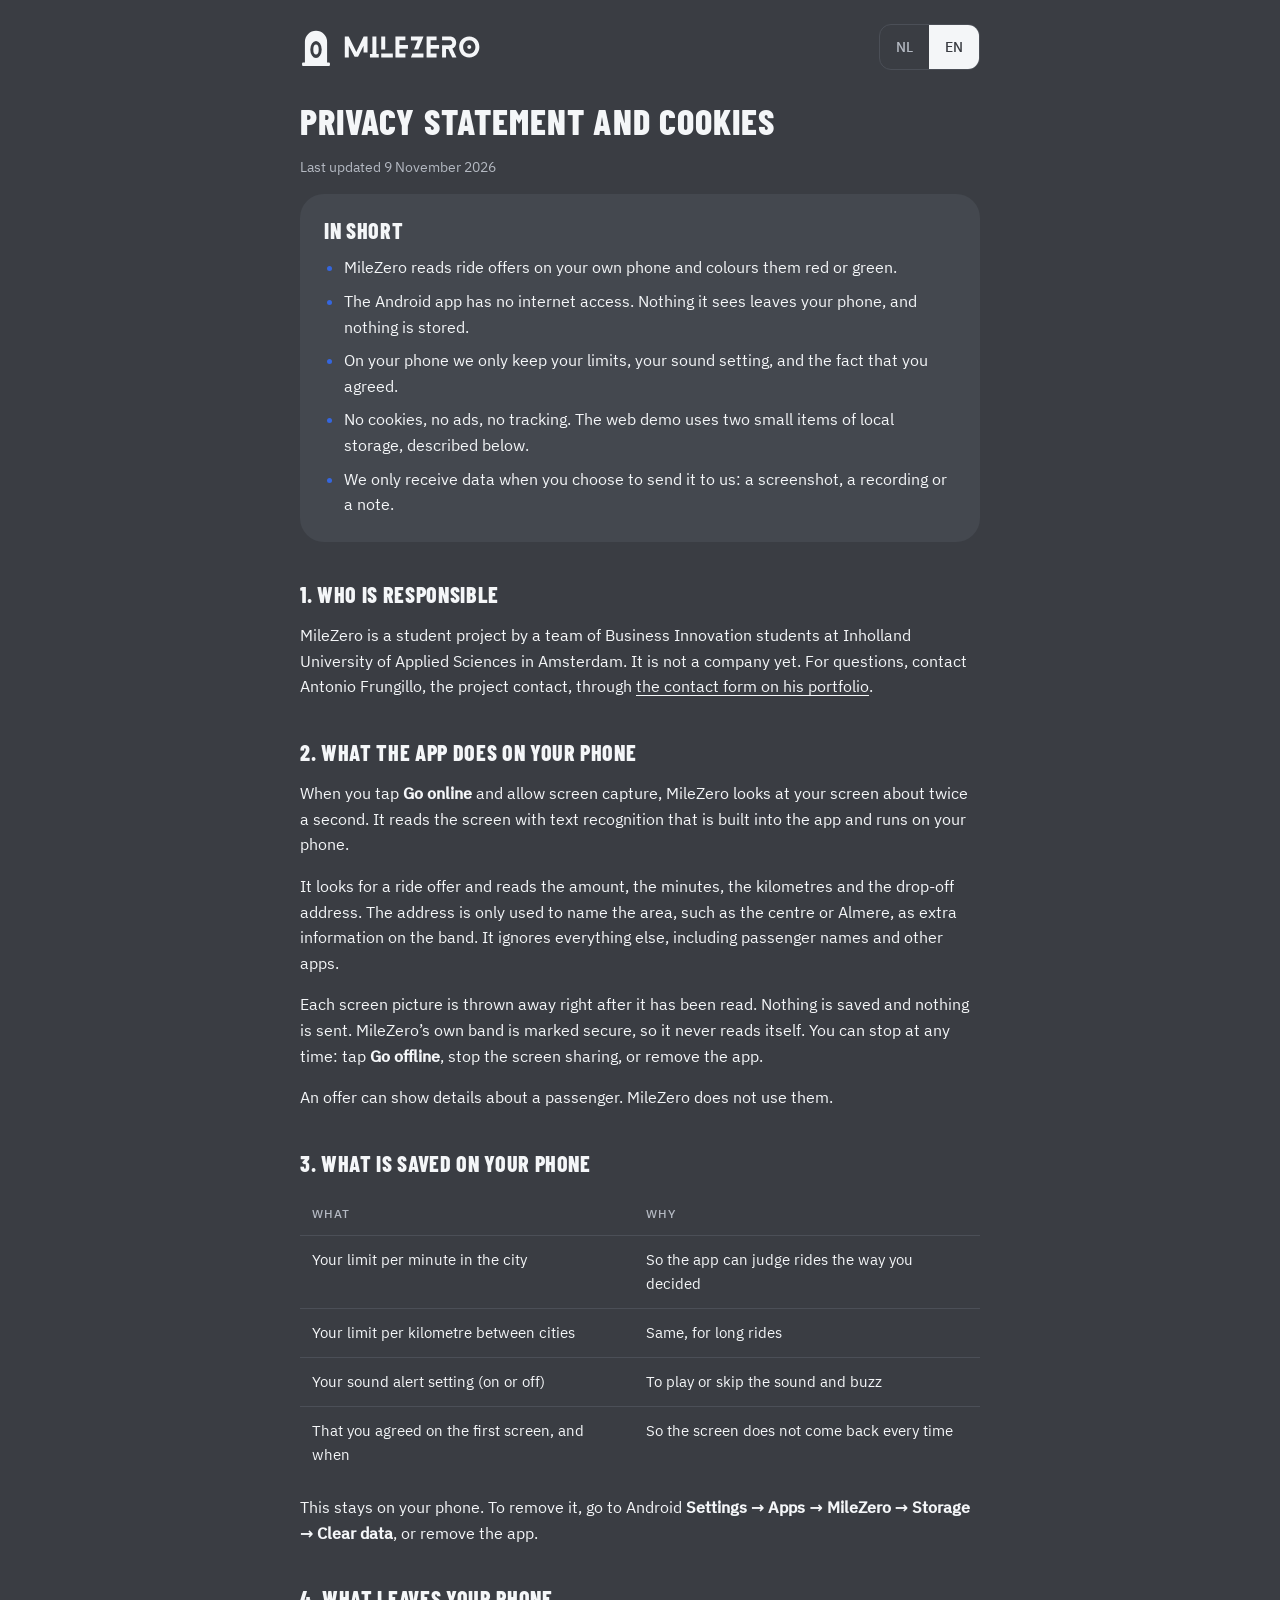
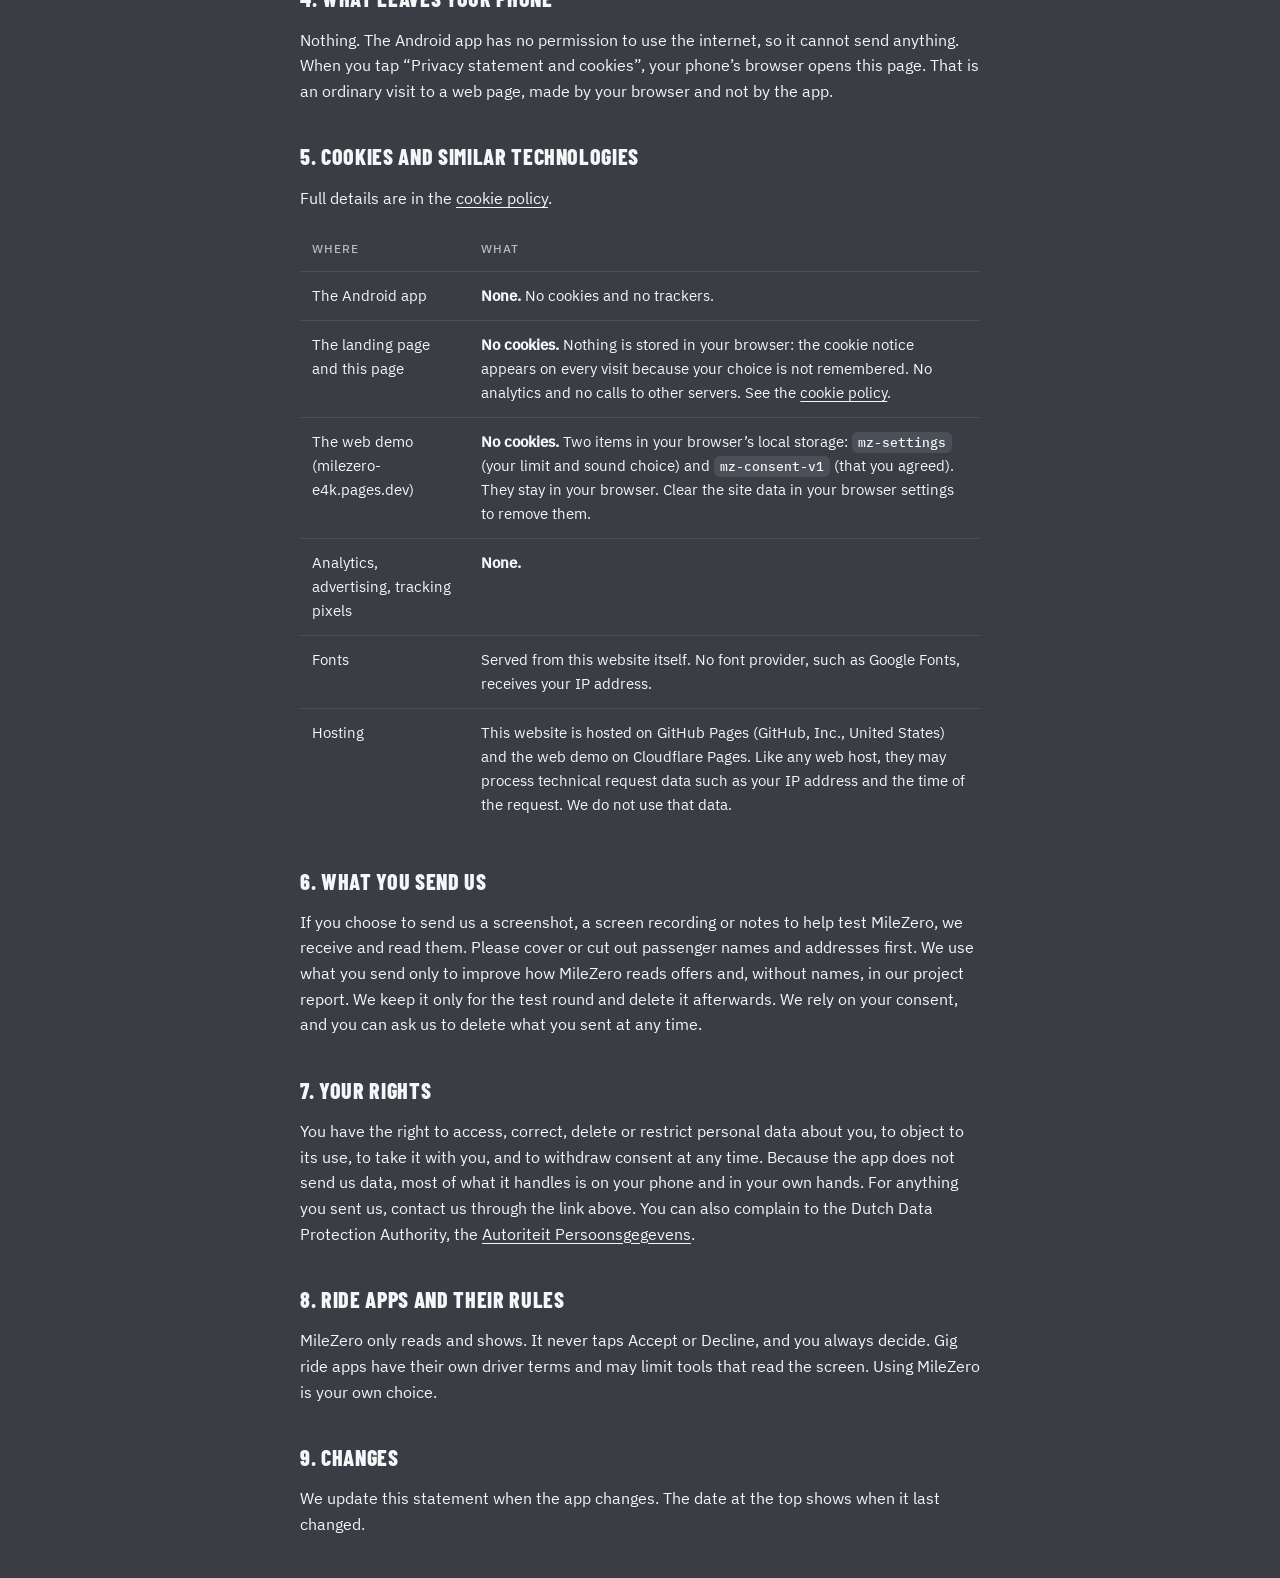
<file: privacy/index.html>
<!doctype html>
<html lang="en">
<head>
<meta charset="utf-8">
<meta name="viewport" content="width=device-width, initial-scale=1, viewport-fit=cover">
<meta http-equiv="Content-Security-Policy" content="default-src 'none'; script-src 'self'; style-src 'self'; img-src 'self' data:; font-src 'self'; connect-src 'none'; form-action 'none'; base-uri 'none'">
<meta name="referrer" content="no-referrer">
<meta name="theme-color" content="#3a3d43">
<title>MileZero privacy</title>
<link rel="canonical" href="https://antoniotakor-tech.github.io/milezero-site/privacy/">
<meta property="og:title" content="MileZero privacy statement">
<meta property="og:description" content="What MileZero reads, what it keeps, and what it sends. In full.">
<meta property="og:type" content="website">
<meta property="og:image" content="https://antoniotakor-tech.github.io/milezero-site/assets/og-image.png">
<link rel="icon" href="../assets/icon.svg" type="image/svg+xml">
<link rel="stylesheet" href="privacy.css">
</head>
<body>
<main>
  <div class="top">
    <a class="brand" href="../" aria-label="MileZero">
      <svg class="stone" viewBox="0 0 200 240" aria-hidden="true"><path fill="currentColor" fill-rule="evenodd" d="M30 218V88a70 70 0 0 1 140 0v130h12a6 6 0 0 1 6 6v10a6 6 0 0 1-6 6H18a6 6 0 0 1-6-6v-10a6 6 0 0 1 6-6h12ZM64 136a36 54 0 1 0 72 0a36 54 0 1 0-72 0ZM83 136a17 32 0 1 0 34 0a17 32 0 1 0-34 0Z"/></svg>
      <svg class="wm" viewBox="0 -82 520 84" aria-hidden="true"><path fill="currentColor" d="M54.20-3.80L74.60-44.70L74.60-19.30L89.80-19.30L89.80-79.10C89.80-79.50 89.40-80 88.70-80L75.50-80C75.10-80 74.60-79.70 74.40-79.40L47.10-20.80L18.40-79.40C18.30-79.70 17.70-80 17.40-80L4-80C3.30-80 3-79.50 3-79.10L3-0.90C3-0.50 3.30 0 4 0L17.20 0C17.80 0 18.30-0.50 18.30-0.90L18.30-45.80L40-3.80C40.10-3.50 40.70-3.20 41-3.20L53.30-3.20C53.60-3.20 54.10-3.50 54.20-3.80ZM131.70-13.70L123.70-13.70L123.70-80L108.40-80L108.40-13.70L100.20-13.70C99.60-13.70 99.10-13.30 99.10-12.80L99.10-0.90C99.10-0.50 99.60 0 100.20 0L131.70 0C132.40 0 132.80-0.50 132.80-0.90L132.80-12.80C132.80-13.30 132.40-13.70 131.70-13.70ZM185.30-14.90L142.10-14.90L142.10-0.90C142.10-0.50 142.60 0 143.20 0L185.30 0C186 0 186.40-0.50 186.40-0.90L186.40-13.90C186.40-14.40 186-14.90 185.30-14.90ZM142.10-30.20L157.40-30.20L157.40-79.10C157.40-79.50 157-80 156.40-80L143.20-80C142.60-80 142.10-79.50 142.10-79.10ZM197.50 0L234.40 0L234.40-14.90L211.70-14.90L211.70-32.90L243.10-32.90C243.70-32.90 244.20-33.40 244.20-33.80L244.20-46.50C244.20-47 243.70-47.40 243.10-47.40L211.70-47.40L211.70-65.50L234.40-65.50L234.40-80L197.50-80C196.90-80 196.40-79.50 196.40-79.10L196.40-0.90C196.40-0.50 196.90 0 197.50 0ZM302.30-14.80L261.20-14.80L255.70-1.30C255.40-0.50 255.80 0 256.80 0L302.20 0C302.90 0 303.40-0.50 303.40-0.90L303.40-13.90C303.40-14.40 303-14.80 302.30-14.80ZM255.50-66.10C255.50-65.60 256.00-65.10 256.60-65.10L281.30-65.10L267.30-30.10L283.70-30.10L303.20-78.70C303.40-79.50 303-80 302.10-80L256.60-80C256.00-80 255.50-79.50 255.50-79.10ZM316.50 0L353.40 0L353.40-14.90L330.70-14.90L330.70-32.90L362.10-32.90C362.70-32.90 363.20-33.40 363.20-33.80L363.20-46.50C363.20-47 362.70-47.40 362.10-47.40L330.70-47.40L330.70-65.50L353.40-65.50L353.40-80L316.50-80C315.90-80 315.40-79.50 315.40-79.10L315.40-0.90C315.40-0.50 315.90 0 316.50 0ZM429.10-1.30C424.10-12.40 418.70-23.40 413.70-34.70C421.70-37.60 428.40-44 428.40-56.20C428.40-79.80 405.90-80 401.40-80L375.50-80C375-80 374.50-79.50 374.50-79.10L374.50-65.50L401.40-65.50C403.80-65.50 413.20-65 413.20-56.20C413.20-47.40 404.70-47 401.40-47L374.50-47L374.50-0.90C374.50-0.50 375 0 375.50 0L388.60 0C389.20 0 389.70-0.50 389.70-0.90L389.70-32.30L398.30-32.30L412.90-0.60C413-0.30 413.60 0 413.90 0L428.20 0C429 0 429.40-0.60 429.10-1.30ZM485.80-39.80C485.80-44 482.50-47.40 478.30-47.40C474.10-47.40 470.80-44 470.80-39.80C470.80-35.70 474.10-32.30 478.30-32.30C482.50-32.30 485.80-35.70 485.80-39.80ZM439.80-40.10C439.80-20.10 452.50 0 478.40 0C503.90 0 516.80-20.10 516.80-40.10C516.80-60 503.90-80 478.40-80C452.50-80 439.80-60 439.80-40.10ZM454.90-39.80C454.90-52.90 462.70-65.90 478.40-65.90C493.90-65.90 501.80-52.90 501.80-39.80C501.80-26.90 493.90-14 478.40-14C462.70-14 454.90-26.90 454.90-39.80Z"/></svg>
    </a>
    <div class="lang" role="group" aria-label="Language">
      <button type="button" data-l="nl" aria-pressed="false">NL</button>
      <button type="button" data-l="en" aria-pressed="true">EN</button>
    </div>
  </div>
  <section data-lang="en" class="sec-l">
<h1>Privacy statement and cookies</h1>
<p class="meta">Last updated 9 November 2026</p>

<div class="card sum">
  <h2>In short</h2>
  <ul>
    <li>MileZero reads ride offers on your own phone and colours them red or green.</li>
    <li>The Android app has no internet access. Nothing it sees leaves your phone, and nothing is stored.</li>
    <li>On your phone we only keep your limits, your sound setting, and the fact that you agreed.</li>
    <li>No cookies, no ads, no tracking. The web demo uses two small items of local storage, described below.</li>
    <li>We only receive data when you choose to send it to us: a screenshot, a recording or a note.</li>
  </ul>
</div>

<h2>1. Who is responsible</h2>
<p>MileZero is a student project by a team of Business Innovation students at Inholland University of Applied Sciences in Amsterdam. It is not a company yet. For questions, contact Antonio Frungillo, the project contact, through <a href="https://antoniotakor-tech.github.io/#contact">the contact form on his portfolio</a>.</p>

<h2>2. What the app does on your phone</h2>
<p>When you tap <b>Go online</b> and allow screen capture, MileZero looks at your screen about twice a second. It reads the screen with text recognition that is built into the app and runs on your phone.</p>
<p>It looks for a ride offer and reads the amount, the minutes, the kilometres and the drop-off address. The address is only used to name the area, such as the centre or Almere, as extra information on the band. It ignores everything else, including passenger names and other apps.</p>
<p>Each screen picture is thrown away right after it has been read. Nothing is saved and nothing is sent. MileZero&rsquo;s own band is marked secure, so it never reads itself. You can stop at any time: tap <b>Go offline</b>, stop the screen sharing, or remove the app.</p>
<p>An offer can show details about a passenger. MileZero does not use them.</p>

<h2>3. What is saved on your phone</h2>
<table>
  <thead><tr><th>What</th><th>Why</th></tr></thead>
  <tbody>
    <tr><td>Your limit per minute in the city</td><td>So the app can judge rides the way you decided</td></tr>
    <tr><td>Your limit per kilometre between cities</td><td>Same, for long rides</td></tr>
    <tr><td>Your sound alert setting (on or off)</td><td>To play or skip the sound and buzz</td></tr>
    <tr><td>That you agreed on the first screen, and when</td><td>So the screen does not come back every time</td></tr>
  </tbody>
</table>
<p>This stays on your phone. To remove it, go to Android <b>Settings &rarr; Apps &rarr; MileZero &rarr; Storage &rarr; Clear data</b>, or remove the app.</p>

<h2>4. What leaves your phone</h2>
<p>Nothing. The Android app has no permission to use the internet, so it cannot send anything. When you tap &ldquo;Privacy statement and cookies&rdquo;, your phone&rsquo;s browser opens this page. That is an ordinary visit to a web page, made by your browser and not by the app.</p>

<h2 id="cookies">5. Cookies and similar technologies</h2>
<p>Full details are in the <a href="../cookies/">cookie policy</a>.</p>
<table>
  <thead><tr><th>Where</th><th>What</th></tr></thead>
  <tbody>
    <tr><td>The Android app</td><td><b>None.</b> No cookies and no trackers.</td></tr>
    <tr><td>The landing page and this page</td><td><b>No cookies.</b> Nothing is stored in your browser: the cookie notice appears on every visit because your choice is not remembered. No analytics and no calls to other servers. See the <a href="../cookies/">cookie policy</a>.</td></tr>
    <tr><td>The web demo (milezero-e4k.pages.dev)</td><td><b>No cookies.</b> Two items in your browser&rsquo;s local storage: <code>mz-settings</code> (your limit and sound choice) and <code>mz-consent-v1</code> (that you agreed). They stay in your browser. Clear the site data in your browser settings to remove them.</td></tr>
    <tr><td>Analytics, advertising, tracking pixels</td><td><b>None.</b></td></tr>
    <tr><td>Fonts</td><td>Served from this website itself. No font provider, such as Google Fonts, receives your IP address.</td></tr>
    <tr><td>Hosting</td><td>This website is hosted on GitHub Pages (GitHub, Inc., United States) and the web demo on Cloudflare Pages. Like any web host, they may process technical request data such as your IP address and the time of the request. We do not use that data.</td></tr>
  </tbody>
</table>

<h2>6. What you send us</h2>
<p>If you choose to send us a screenshot, a screen recording or notes to help test MileZero, we receive and read them. Please cover or cut out passenger names and addresses first. We use what you send only to improve how MileZero reads offers and, without names, in our project report. We keep it only for the test round and delete it afterwards. We rely on your consent, and you can ask us to delete what you sent at any time.</p>

<h2>7. Your rights</h2>
<p>You have the right to access, correct, delete or restrict personal data about you, to object to its use, to take it with you, and to withdraw consent at any time. Because the app does not send us data, most of what it handles is on your phone and in your own hands. For anything you sent us, contact us through the link above. You can also complain to the Dutch Data Protection Authority, the <a href="https://autoriteitpersoonsgegevens.nl">Autoriteit Persoonsgegevens</a>.</p>

<h2>8. Ride apps and their rules</h2>
<p>MileZero only reads and shows. It never taps Accept or Decline, and you always decide. Gig ride apps have their own driver terms and may limit tools that read the screen. Using MileZero is your own choice.</p>

<h2>9. Changes</h2>
<p>We update this statement when the app changes. The date at the top shows when it last changed.</p>
</section>
  <section data-lang="nl" hidden class="sec-l">
<h1>Privacyverklaring en cookies</h1>
<p class="meta">Laatst bijgewerkt op 9 november 2026</p>

<div class="card sum">
  <h2>Kort samengevat</h2>
  <ul>
    <li>MileZero leest ritaanbiedingen op je eigen telefoon en kleurt ze rood of groen.</li>
    <li>De Android-app heeft geen toegang tot internet. Niets wat de app ziet verlaat je telefoon en er wordt niets opgeslagen.</li>
    <li>Op je telefoon bewaren we alleen je grenzen, je geluidsinstelling en dat je akkoord bent gegaan.</li>
    <li>Geen cookies, geen advertenties, geen tracking. De webdemo gebruikt twee kleine items in lokale opslag, zie hieronder.</li>
    <li>Wij ontvangen alleen gegevens als jij ze zelf naar ons stuurt: een screenshot, een opname of een notitie.</li>
  </ul>
</div>

<h2>1. Wie is verantwoordelijk</h2>
<p>MileZero is een studentenproject van een team studenten Business Innovation aan Hogeschool Inholland in Amsterdam. Het is nog geen bedrijf. Vragen? Neem contact op met Antonio Frungillo, de contactpersoon van het project, via <a href="https://antoniotakor-tech.github.io/#contact">het contactformulier op zijn portfolio</a>.</p>

<h2>2. Wat de app op je telefoon doet</h2>
<p>Als je op <b>Go online</b> tikt en schermopname toestaat, kijkt MileZero ongeveer twee keer per seconde naar je scherm. Het scherm wordt gelezen met tekstherkenning die in de app zit en op je telefoon draait.</p>
<p>De app zoekt een ritaanbieding en leest het bedrag, de minuten, de kilometers en het afzetadres. Het adres wordt alleen gebruikt om het gebied te noemen, zoals het centrum of Almere, als extra informatie op de balk. Al het andere wordt genegeerd, ook namen van passagiers en andere apps.</p>
<p>Elke schermafbeelding wordt direct na het lezen weggegooid. Er wordt niets opgeslagen en niets verstuurd. De balk van MileZero is zelf beveiligd, zodat de app zichzelf nooit leest. Je kunt altijd stoppen: tik op <b>Go offline</b>, stop het delen van je scherm of verwijder de app.</p>
<p>Een aanbieding kan gegevens van een passagier tonen. MileZero gebruikt die niet.</p>

<h2>3. Wat er op je telefoon wordt bewaard</h2>
<table>
  <thead><tr><th>Wat</th><th>Waarom</th></tr></thead>
  <tbody>
    <tr><td>Je grens per minuut in de stad</td><td>Zodat de app ritten beoordeelt zoals jij hebt bepaald</td></tr>
    <tr><td>Je grens per kilometer tussen steden</td><td>Hetzelfde, voor lange ritten</td></tr>
    <tr><td>Je geluidsinstelling (aan of uit)</td><td>Om het geluid en de trilling af te spelen of over te slaan</td></tr>
    <tr><td>Dat je op het eerste scherm akkoord ging, en wanneer</td><td>Zodat dat scherm niet elke keer terugkomt</td></tr>
  </tbody>
</table>
<p>Dit blijft op je telefoon. Verwijderen kan via Android <b>Instellingen &rarr; Apps &rarr; MileZero &rarr; Opslag &rarr; Gegevens wissen</b>, of door de app te verwijderen.</p>

<h2>4. Wat je telefoon verlaat</h2>
<p>Niets. De Android-app heeft geen toestemming om internet te gebruiken, dus kan niets versturen. Als je op &ldquo;Privacy statement and cookies&rdquo; tikt, opent de browser van je telefoon deze pagina. Dat is een gewoon bezoek aan een webpagina, gedaan door je browser en niet door de app.</p>

<h2>5. Cookies en vergelijkbare technieken</h2>
<p>Alle details staan in het <a href="../cookies/">cookiebeleid</a>.</p>
<table>
  <thead><tr><th>Waar</th><th>Wat</th></tr></thead>
  <tbody>
    <tr><td>De Android-app</td><td><b>Geen.</b> Geen cookies en geen trackers.</td></tr>
    <tr><td>De landingspagina en deze pagina</td><td><b>Geen cookies.</b> Er wordt niets in je browser opgeslagen: de cookiemelding verschijnt bij elk bezoek, omdat je keuze niet wordt onthouden. Geen analyse en geen verbinding met andere servers. Zie het <a href="../cookies/">cookiebeleid</a>.</td></tr>
    <tr><td>De webdemo (milezero-e4k.pages.dev)</td><td><b>Geen cookies.</b> Twee items in de lokale opslag van je browser: <code>mz-settings</code> (je grens en geluidskeuze) en <code>mz-consent-v1</code> (dat je akkoord ging). Ze blijven in je browser. Wis de sitegegevens in je browserinstellingen om ze te verwijderen.</td></tr>
    <tr><td>Analyse, advertenties, trackingpixels</td><td><b>Geen.</b></td></tr>
    <tr><td>Lettertypen</td><td>Komen van deze website zelf. Geen lettertype-aanbieder, zoals Google Fonts, ontvangt je IP-adres.</td></tr>
    <tr><td>Hosting</td><td>Deze website staat op GitHub Pages (GitHub, Inc., Verenigde Staten) en de webdemo op Cloudflare Pages. Zoals elke webhost kunnen die technische verzoekgegevens verwerken, zoals je IP-adres en het tijdstip van het verzoek. Wij gebruiken die gegevens niet.</td></tr>
  </tbody>
</table>

<h2>6. Wat je naar ons stuurt</h2>
<p>Als je ervoor kiest ons een screenshot, een schermopname of notities te sturen om MileZero te testen, ontvangen en lezen wij die. Dek namen en adressen van passagiers eerst af of knip ze weg. Wij gebruiken wat je stuurt alleen om te verbeteren hoe MileZero aanbiedingen leest en, zonder namen, in ons projectverslag. We bewaren het alleen voor de testronde en verwijderen het daarna. We baseren ons op jouw toestemming en je kunt ons altijd vragen te verwijderen wat je stuurde.</p>

<h2>7. Je rechten</h2>
<p>Je hebt het recht om persoonsgegevens over jou in te zien, te corrigeren, te verwijderen of te beperken, bezwaar te maken tegen het gebruik ervan, ze mee te nemen en je toestemming op elk moment in te trekken. Omdat de app geen gegevens naar ons stuurt, staat het meeste wat de app verwerkt op je telefoon en in jouw eigen handen. Voor wat je ons stuurde, neem je contact op via de link hierboven. Je kunt ook een klacht indienen bij de <a href="https://autoriteitpersoonsgegevens.nl">Autoriteit Persoonsgegevens</a>.</p>

<h2>8. Ritapps en hun regels</h2>
<p>MileZero leest en toont alleen. De app tikt nooit op Accepteren of Weigeren en jij beslist altijd. Gig-ritapps hebben eigen voorwaarden voor chauffeurs en kunnen tools die het scherm lezen beperken. MileZero gebruiken is je eigen keuze.</p>

<h2>9. Wijzigingen</h2>
<p>We passen deze verklaring aan als de app verandert. De datum bovenaan laat zien wanneer ze voor het laatst is gewijzigd.</p>
</section>
</main>
<script src="privacy.js"></script>
</body>
</html>
</file>
<file: style.css>
/* MileZero landing. Brand tokens only: asphalt base, Clock Gold accent, Route Blue for actions.
   Red/green appear only as the ride verdict (the hero band and the calculator). Fonts are self-hosted (OFL). */
@font-face{font-family:"Barlow Condensed";font-weight:600;font-display:swap;src:url(assets/fonts/barlow-condensed-latin-600-normal.woff2) format("woff2")}
@font-face{font-family:"Barlow Condensed";font-weight:800;font-display:swap;src:url(assets/fonts/barlow-condensed-latin-800-normal.woff2) format("woff2")}
@font-face{font-family:"IBM Plex Sans";font-weight:400;font-display:swap;src:url(assets/fonts/ibm-plex-sans-latin-400-normal.woff2) format("woff2")}
@font-face{font-family:"IBM Plex Sans";font-weight:500;font-display:swap;src:url(assets/fonts/ibm-plex-sans-latin-500-normal.woff2) format("woff2")}
@font-face{font-family:"IBM Plex Mono";font-weight:500;font-display:swap;src:url(assets/fonts/ibm-plex-mono-latin-500-normal.woff2) format("woff2")}

:root{
  --asphalt:#545454;      /* page */
  --asphalt-d:#4a4a4a;    /* alternate band of road */
  --night:#2b2b2b;        /* ticket, calculator, footer */
  --white:#ffffff;        /* milestone white */
  --mut:#e2e2e2;
  --line:rgba(244,246,248,.14);
  --gold:#ffde59;         /* clock gold */
  --blue:#ffde59;         /* action = yellow */
  --good:#39FF14; --good-t:#11210a; --bad:#FF0000; --unk:#6e6e6e;
  --display:"Barlow Condensed","Arial Narrow",sans-serif;
  --body:"IBM Plex Sans",-apple-system,system-ui,sans-serif;
  --mono:"IBM Plex Mono",ui-monospace,Menlo,monospace;
  --ease:cubic-bezier(.2,.7,.2,1);
  --pad:clamp(20px,5vw,64px); --max:1160px;
  color-scheme:dark;
}
*{box-sizing:border-box}
html{scroll-behavior:smooth;scroll-padding-top:80px;-webkit-text-size-adjust:100%}
body{margin:0;background:var(--asphalt);color:var(--white);font:400 17px/1.6 var(--body);overflow-x:hidden}
img,svg{display:block;max-width:100%}
a{color:inherit}
b{font-weight:500}
:focus-visible{outline:2px solid var(--gold);outline-offset:3px}
.skip{position:absolute;left:16px;top:-80px;background:var(--white);color:var(--night);padding:12px 16px;z-index:99;font-weight:500}
.skip:focus{top:12px}
.wrap{position:relative;z-index:2;width:min(100% - 2*var(--pad),var(--max));margin-inline:auto}

/* type */
h1,h2,h3{font-family:var(--display);font-weight:800;text-transform:uppercase;margin:0;text-wrap:balance}
h1{font-size:clamp(54px,8.2vw,124px);line-height:.88;letter-spacing:.005em}
h1 em{font-style:normal;color:var(--gold)}
h2{font-size:clamp(38px,5vw,72px);line-height:.92;letter-spacing:.01em;max-width:14em}
h3{font-size:26px;font-weight:600;line-height:1;letter-spacing:.02em}
.eyebrow{font:500 13px/1 var(--mono);letter-spacing:.12em;text-transform:uppercase;color:var(--gold);margin:0 0 22px}
.lead{font-size:clamp(17px,1.5vw,19px);color:var(--mut);max-width:34em;text-wrap:pretty;margin:0}

/* nav */
.nav{position:fixed;inset:0 0 auto 0;z-index:50;transition:background .3s,box-shadow .3s,transform .4s var(--ease)}
.nav.hide{transform:translateY(-110%)}
.nav.solid{background:var(--asphalt);box-shadow:0 1px 0 var(--line)}
.nav .wrap{display:flex;align-items:center;justify-content:space-between;gap:16px;height:68px}
.brand{display:flex;align-items:center;gap:12px;text-decoration:none}
.stone{width:24px;height:29px;flex:none}
.wm{height:18px;width:auto}
.nav ul{display:flex;gap:6px;list-style:none;margin:0;padding:0}
.nav ul a{display:block;padding:9px 14px;border-radius:8px;text-decoration:none;font:500 14px/1 var(--body);
  text-transform:uppercase;letter-spacing:.08em;color:var(--mut);transition:background .2s,color .2s}
.nav ul a:hover,.nav ul a.active{background:var(--white);color:var(--night)}
.nav .btn{text-transform:uppercase;letter-spacing:.08em;font-size:14px}
.nav .btn:hover{background:var(--white);color:var(--night);filter:none}
@media (max-width:820px){.nav ul{display:none}}

.btn{display:inline-flex;align-items:center;min-height:46px;padding:0 22px;border-radius:10px;background:var(--blue);color:#2b2b2b;
  font:500 15px var(--body);text-decoration:none;white-space:nowrap;transition:filter .2s,transform .2s var(--ease)}
.btn:hover{filter:brightness(1.1)}
.btn:active{transform:translateY(1px)}
.btn.ghost{color:var(--white);background:transparent;box-shadow:inset 0 0 0 1.5px var(--line)}
.btn.ghost:hover{box-shadow:inset 0 0 0 1.5px var(--mut);filter:none}
@media (max-width:520px){.nav .btn{min-height:44px;padding:0 14px;font-size:14px}.wm{height:15px}}

/* hero: the page opens with MileZero's own band */
.hero{padding:68px 0 clamp(80px,10vw,128px)}
.band{position:relative;z-index:3;background:var(--unk);color:var(--white);transition:background .5s var(--ease),color .5s,box-shadow .5s}
.band-in{display:flex;align-items:center;justify-content:space-between;gap:16px;min-height:clamp(104px,15vw,184px)}
.band b{font:800 clamp(52px,10vw,148px)/.9 var(--display);text-transform:uppercase;letter-spacing:.01em;color:inherit}
.band span{font:500 clamp(14px,1.6vw,20px)/1.3 var(--mono);text-align:right}
.band.good{background:var(--good);color:var(--good-t);box-shadow:0 18px 60px -10px rgba(57,255,20,.45)}
.band.bad{background:var(--bad);color:#fff;box-shadow:0 18px 60px -10px rgba(255,0,0,.5)}
.band.bad span{color:#fff;font-weight:600} /* pure red #FF0000 gives white 4.0:1, dark 3.5:1; white is the better of the two */

.hero-grid{display:grid;grid-template-columns:1.25fr .75fr;gap:clamp(32px,6vw,96px);align-items:start;margin-top:clamp(48px,7vw,96px)}
.hero h1{margin-bottom:28px}
.hero h1 .l{display:block;overflow:hidden;padding-bottom:.04em}
.hero h1 .l>span{display:block;transform:translateY(105%);animation:up .9s var(--ease) forwards}
.hero h1 .l:nth-child(2)>span{animation-delay:.1s}
.hero .cta{display:flex;flex-wrap:wrap;gap:12px;margin-top:32px}
.hero .fade{opacity:0;animation:fade .8s .4s var(--ease) forwards}
@keyframes up{to{transform:none}}
@keyframes fade{to{opacity:1}}

/* the offer, as a receipt */
.ticket{background:var(--night);border-radius:4px;padding:22px 22px 18px;font:500 14px var(--mono);
  -webkit-mask:radial-gradient(circle 7px at 0 50%,#0000 98%,#000) left/51% 100% no-repeat,radial-gradient(circle 7px at 100% 50%,#0000 98%,#000) right/51% 100% no-repeat;
          mask:radial-gradient(circle 7px at 0 50%,#0000 98%,#000) left/51% 100% no-repeat,radial-gradient(circle 7px at 100% 50%,#0000 98%,#000) right/51% 100% no-repeat}
.ticket-top{display:flex;justify-content:space-between;color:var(--mut);font-size:12px;letter-spacing:.1em;text-transform:uppercase}
.fare{font:800 64px/1 var(--display);margin:14px 0 14px}
.timer{height:3px;background:rgba(244,246,248,.1)}
.timer i{display:block;height:100%;width:100%;background:var(--gold);transform-origin:left}
.timer i.run{animation:drain 5s linear forwards}
@keyframes drain{to{transform:scaleX(0)}}
.ticket dl{margin:16px 0 0}
.ticket dl div{display:flex;justify-content:space-between;padding:9px 0;border-bottom:1px dashed var(--line)}
.ticket dl div:last-child{border-bottom:0}
.ticket dt{color:var(--mut)}
.ticket dd{margin:0}
.ticket .tot dd{color:var(--gold)}
@media (max-width:900px){.hero-grid{grid-template-columns:1fr}.ticket{max-width:420px}}

/* sections: alternating road surface, road-marking divider */
.sec{position:relative;padding:clamp(88px,11vw,152px) 0}
.sec:nth-of-type(odd){background:var(--asphalt-d)}
.sec::before{content:"";position:absolute;left:0;right:0;top:0;height:4px;
  background:repeating-linear-gradient(90deg,var(--white) 0 48px,transparent 48px 96px);opacity:.16}

/* problem */
.quote{margin:0 0 clamp(48px,6vw,80px)}
.quote p{margin:0;max-width:17em;font:600 clamp(34px,4.6vw,64px)/1 var(--display);text-transform:uppercase;letter-spacing:.01em}
.quote cite{display:block;margin-top:22px;font:500 13px var(--mono);font-style:normal;color:var(--mut)}
.facts{display:grid;grid-template-columns:repeat(3,1fr);gap:32px;margin:0}
.facts div{border-top:1.5px solid var(--gold);padding-top:16px}
.facts dt{font:800 40px/1 var(--display);color:var(--white)}
.facts dd{margin:10px 0 0;color:var(--mut);font-size:15px}
@media (max-width:760px){.facts{grid-template-columns:1fr;gap:24px}}

/* how: three stops on one lane */
.lane{list-style:none;margin:clamp(40px,5vw,64px) 0 0;padding:0;display:grid;grid-template-columns:repeat(3,1fr);gap:32px;position:relative}
.lane::before{content:"";position:absolute;top:21px;left:22px;right:0;height:3px;
  background:repeating-linear-gradient(90deg,var(--gold) 0 24px,transparent 24px 44px);opacity:.7}
.lane li{position:relative}
.stop{display:grid;place-items:center;width:45px;height:45px;border-radius:50%;background:var(--gold);color:var(--night);font:800 22px var(--display);margin-bottom:24px;position:relative}
.lane h3{margin-bottom:12px}
.lane p{margin:0;color:var(--mut);max-width:24em}
@media (max-width:820px){.lane{grid-template-columns:1fr}.lane::before{top:0;bottom:0;left:21px;right:auto;width:3px;height:auto;
  background:repeating-linear-gradient(180deg,var(--gold) 0 24px,transparent 24px 44px)}.lane li{padding-left:72px}.stop{position:absolute;left:0;top:0}}

/* rule + calculator */
.rule{display:grid;grid-template-columns:1fr 1fr;gap:clamp(32px,6vw,96px);align-items:center}
.formula{font:500 clamp(18px,2vw,24px) var(--mono);margin:28px 0}
.formula em{font-style:normal;color:var(--gold)}
.calc{background:var(--night);border-radius:16px;padding:clamp(22px,3vw,32px);display:grid;gap:24px}
.calc-title{margin:0;font:500 12px var(--mono);letter-spacing:.12em;text-transform:uppercase;color:var(--gold)}
.calc label{display:grid;gap:12px}
.calc label div{display:flex;justify-content:space-between;font-size:15px}
.calc label div span:first-child{color:var(--mut)}
.calc label div span:last-child{font-family:var(--mono)}
input[type=range]{-webkit-appearance:none;appearance:none;width:100%;height:44px;background:transparent;margin:0;outline-offset:2px}
input[type=range]::-webkit-slider-runnable-track{height:4px;border-radius:2px;background:rgba(244,246,248,.15)}
input[type=range]::-moz-range-track{height:4px;border-radius:2px;background:rgba(244,246,248,.15)}
input[type=range]::-webkit-slider-thumb{-webkit-appearance:none;margin-top:-10px;width:24px;height:24px;border-radius:50%;background:var(--white);cursor:grab}
input[type=range]::-moz-range-thumb{width:24px;height:24px;border-radius:50%;background:var(--white);border:0;cursor:grab}
.verdict{display:flex;justify-content:space-between;align-items:center;gap:12px;padding:18px 20px;background:var(--unk);transition:background .35s var(--ease),color .35s,box-shadow .35s}
.verdict b{font:800 clamp(30px,3.4vw,42px)/1 var(--display);text-transform:uppercase;color:inherit}
.verdict span{font:500 13px var(--mono);text-align:right}
.verdict.good{background:var(--good);color:var(--good-t);box-shadow:0 10px 40px -8px rgba(57,255,20,.45)}
.verdict.bad{background:var(--bad);color:#fff;box-shadow:0 10px 40px -8px rgba(255,0,0,.5)}
.verdict.bad span{color:#fff;font-weight:600}
@media (max-width:900px){.rule{grid-template-columns:1fr}}

/* privacy */
.split{display:grid;grid-template-columns:.9fr 1.1fr;gap:clamp(32px,6vw,96px);align-items:start}
.rows{margin:0}
.rows{display:grid;gap:28px}
.rows div{display:grid;grid-template-columns:9em 1fr;gap:24px}
.rows dt{font:500 13px/1.6 var(--mono);text-transform:uppercase;letter-spacing:.08em;color:var(--gold)}
.rows dd{margin:0}
.note{margin:24px 0 0;color:var(--mut);font-size:15px}
.note a{color:var(--white);text-underline-offset:3px}
@media (max-width:900px){.split{grid-template-columns:1fr}}
@media (max-width:520px){.rows div{grid-template-columns:1fr;gap:6px}}

/* status */
.timeline{list-style:none;margin:clamp(40px,5vw,64px) 0 0;padding:0;display:grid;grid-template-columns:repeat(3,1fr);gap:32px}
.timeline span{display:block;font:600 26px/1 var(--display);text-transform:uppercase;margin-bottom:10px}
.timeline li:first-child span{color:var(--gold)}
.timeline p{margin:0;color:var(--mut)}
@media (max-width:760px){.timeline{grid-template-columns:1fr}}

/* vision + mission */
.vm{display:grid;grid-template-columns:1fr 1fr;gap:clamp(32px,6vw,96px);margin-top:clamp(40px,5vw,64px)}
.vm-label{margin:0 0 16px;font:500 13px var(--mono);letter-spacing:.12em;text-transform:uppercase;color:var(--gold)}
.vm-text{margin:0;font:600 clamp(28px,3.2vw,44px)/1.05 var(--display);text-transform:uppercase;letter-spacing:.01em;text-wrap:balance}
@media (max-width:820px){.vm{grid-template-columns:1fr}}

/* team, set like the deck's first slide */
.team-sec{text-align:center}
.team-sec .eyebrow{font:800 clamp(28px,3vw,40px)/1 var(--display);letter-spacing:.06em;margin-bottom:28px}
.names{list-style:none;margin:0;padding:0;display:grid;gap:6px}
.names li{font:600 clamp(28px,4.4vw,56px)/1.05 var(--display);text-transform:uppercase;letter-spacing:.03em}
.names .fn{color:var(--gold)}
.team-note{margin:32px auto 0;color:var(--mut);max-width:34em}

/* contact + footer */
.final{padding:clamp(96px,12vw,160px) 0;background:var(--night)}
.final h2{max-width:13em;margin-bottom:24px}
.final .lead{margin-bottom:36px}
footer{background:var(--night);border-top:1px solid var(--line);padding:36px 0 52px;color:var(--mut);font-size:13px}
footer .wrap{display:grid;gap:20px}
footer .row{display:flex;flex-wrap:wrap;gap:12px 28px;align-items:center;justify-content:space-between}
footer nav{display:flex;flex-wrap:wrap;gap:8px 24px}
footer a{color:var(--white);text-underline-offset:4px}
footer small{max-width:64em;line-height:1.6;font-size:13px}
footer nav a{display:inline-flex;align-items:center;min-height:44px}
.brand{min-height:44px}

/* cookie notice */
.consent{position:fixed;left:0;right:0;bottom:0;z-index:80;background:var(--night);color:var(--white);padding:12px var(--pad);
  display:flex;flex-wrap:wrap;align-items:center;gap:8px 20px;box-shadow:0 -10px 30px -14px rgba(0,0,0,.7);
  transform:translateY(100%);opacity:0;transition:transform .5s var(--ease),opacity .5s var(--ease)}
.consent.show{transform:none;opacity:1}
.consent-title{display:none}
.consent p{margin:0;font-size:13.5px;line-height:1.45;color:var(--mut);flex:1 1 280px}
.consent-actions{display:flex;align-items:center;gap:16px;margin:0}
.consent-actions a{font-size:13px;color:var(--white);text-underline-offset:3px}
.consent .btn{min-height:44px;padding:0 16px;font-size:13px;border:0;cursor:pointer}

/* tyre tracks + car */
.road{position:absolute;top:0;left:0;width:100%;height:0;z-index:1;pointer-events:none;overflow:visible}
.tread path{fill:none;stroke:rgba(23,25,29,.35);stroke-dasharray:2 4.5}
.tread.hot path{stroke:rgba(255,222,89,.45)}
.car-body{filter:drop-shadow(0 6px 10px rgba(0,0,0,.45))}
.sm .car-body{transform:scale(.72)}
.sm polygon{display:none}

/* reveal */
.js .rv{opacity:0;transform:translateY(40px);transition:opacity .9s var(--ease),transform .9s var(--ease);transition-delay:var(--d,0s)}
.js .rv[data-from="left"]{transform:translateX(-90px)}
.js .rv[data-from="right"]{transform:translateX(90px)}
.js .rv[data-from="top"]{transform:translateY(-40px)}
.js .rv.in,.js .rv[data-from].in{opacity:1;transform:none}
main{overflow-x:clip}

@media (prefers-reduced-motion:reduce){
  html{scroll-behavior:auto}
  *,*::before,*::after{animation-duration:.001ms!important;animation-iteration-count:1!important;transition-duration:.001ms!important}
  .hero h1 .l>span{transform:none}.hero .fade,.rv,.rv[data-from]{opacity:1;transform:none}
  .nav.hide{transform:none}
  #car,.tread.hot{display:none}
}

/* logo opens the full menu */
button.brand{background:none;border:0;padding:0;margin:0;color:inherit;font:inherit;cursor:pointer}
.menu{position:fixed;inset:0;z-index:49;background:var(--asphalt);overflow:auto;padding:92px 0 32px;animation:menuin .35s var(--ease)}
@keyframes menuin{from{opacity:0;transform:translateY(-16px)}to{opacity:1;transform:none}}
.menu[hidden]{display:none}
.menu-in{display:grid;grid-template-columns:1fr auto;gap:clamp(32px,6vw,96px);align-items:start}
.menu-main{display:grid;gap:2px}
.menu-main a{display:block;font:800 clamp(1.7rem,min(5.2vw,7vh),3.8rem)/1.0 var(--display);text-transform:uppercase;letter-spacing:.012em;text-decoration:none;color:var(--white);padding:6px 14px;margin-left:-14px;transition:background .2s,color .2s}
.menu-main a:hover,.menu-main a:focus-visible{background:var(--white);color:var(--night)}
.menu-main a.menu-cta{color:var(--gold)}
.menu-main a.menu-cta:hover{color:var(--night)}
.menu-side{display:grid;gap:10px;min-width:12em;padding-top:10px}
.menu-side p{margin:0 0 6px;font:500 12px/1 var(--mono);letter-spacing:.14em;text-transform:uppercase;color:var(--gold)}
.menu-side a{font-size:15px;color:var(--mut);text-decoration:none;padding:6px 0}
.menu-side a:hover{color:var(--white)}
body.menu-open{overflow:hidden}
@media (max-width:700px){.menu-in{grid-template-columns:1fr}.menu-side{padding-top:24px}}

/* gentler slide-in on small screens so nothing looks clipped at the edge */
@media (max-width:700px){.js .rv[data-from="left"]{transform:translateX(-24px)}.js .rv[data-from="right"]{transform:translateX(24px)}}


/* grain: fine paper-like noise on the flat background colours only (never on photos or screenshots). A small local PNG, nothing external. */
body,.menu,footer{background-image:url("assets/grain-soft.png");background-size:180px 180px}

/* hero carousel: swipe between the idea and the rule */
.car-stage{position:relative;z-index:2;overflow:hidden;padding:0 0 8px;perspective:1600px}
.car-track{display:flex;overflow-x:auto;scroll-snap-type:x mandatory;scrollbar-width:none;-webkit-overflow-scrolling:touch;overscroll-behavior-x:contain;outline:none}
.car-track::-webkit-scrollbar{display:none}
.car-slide{position:relative;z-index:2;flex:0 0 100%;scroll-snap-align:start;scroll-snap-stop:always;min-width:0;will-change:transform,opacity}
.car-slide .hero-grid,.car-slide .rule{margin-top:clamp(48px,7vw,96px)}
.car-slide:not(.on){pointer-events:none}
.car-ui{display:flex;align-items:center;justify-content:center;gap:20px;margin-top:clamp(28px,4vw,48px)}
.car-btn{width:48px;height:48px;border:0;border-radius:50%;background:var(--night);color:var(--white);font:500 20px var(--body);cursor:pointer;transition:background .18s,color .18s,transform .18s var(--ease)}
.car-btn:hover{background:var(--gold);color:var(--night)}
.car-btn:active{transform:scale(.94)}
.car-dots{display:flex;gap:6px}
.car-dots button{width:44px;height:44px;border:0;background:transparent;cursor:pointer;position:relative}
.car-dots button::after{content:"";position:absolute;left:50%;top:50%;width:10px;height:10px;margin:-5px;border-radius:5px;background:var(--mut);opacity:.5;transition:width .22s var(--ease),margin .22s var(--ease),background .18s,opacity .18s}
.car-dots button[aria-selected=true]::after{width:30px;margin-left:-15px;background:var(--gold);opacity:1}
:focus-visible{outline-color:var(--gold)}

/* contact links */
.clinks{list-style:none;margin:48px 0 0;padding:0;display:grid;gap:10px;max-width:520px}
.clink{display:flex;align-items:center;gap:16px;min-height:56px;padding:0 20px;background:#3a3a3a;border-radius:8px;color:var(--white);text-decoration:none;font:500 15px var(--body);letter-spacing:.08em;transition:background .25s,transform .25s var(--ease),color .25s}
.clink svg{width:22px;height:22px;flex:none}
.clink em{margin-left:auto;font:500 11px var(--mono);letter-spacing:.12em;text-transform:uppercase;color:var(--mut)}
a.clink:hover{background:var(--gold);color:var(--night);transform:translateX(4px)}
.clink.off{opacity:.55;cursor:default}

.hero h1 b{font-weight:inherit;transition:color .18s var(--ease);cursor:default}.hero h1 .hr:hover,.hero h1 .hr:active{color:var(--bad)}.hero h1 .hg:hover,.hero h1 .hg:active{color:var(--good)}@media (prefers-reduced-motion:reduce){.hero h1 b{transition:none}}

/* carousel motion: scroll-linked 3D depth + parallax layers (JS), a colour wipe on button/dot moves, and an entrance on every arrival */
.car-slide{transform-origin:50% 60%;backface-visibility:hidden}
.car-slide .lyr{will-change:transform}
.car-wipe{position:absolute;inset:0;z-index:6;pointer-events:none;background:var(--gold);transform:translate3d(-101%,0,0)}
.car-wipe.run{animation:wipe .78s cubic-bezier(.76,0,.24,1) both}
@keyframes wipe{0%{transform:translate3d(-101%,0,0)}45%,55%{transform:translate3d(0,0,0)}100%{transform:translate3d(101%,0,0)}}
.car-wipe.run.back{animation-name:wipeb}
@keyframes wipeb{0%{transform:translate3d(101%,0,0)}45%,55%{transform:translate3d(0,0,0)}100%{transform:translate3d(-101%,0,0)}}
@keyframes rs{from{opacity:0;transform:translate3d(0,34px,0)}to{opacity:1;transform:none}}
@keyframes ln{from{transform:translate3d(0,108%,0)}to{transform:none}}
.car-slide.go .rs{animation:rs .7s cubic-bezier(.16,1,.3,1) both}
.car-slide.go .rs.d1{animation-delay:.08s}.car-slide.go .rs.d2{animation-delay:.16s}
.car-slide.go .hero-copy .fade{animation:rs .7s cubic-bezier(.16,1,.3,1) both}
.car-slide.go h1 .l>span{animation:ln .8s cubic-bezier(.16,1,.3,1) both}
.car-slide.go h1 .l:nth-child(2)>span{animation-delay:.09s}
@media (prefers-reduced-motion:reduce){.car-wipe{display:none}.car-slide.go .rs,.car-slide.go h1 .l>span,.car-slide.go .hero-copy .fade{animation:none}.car-dots button::after,.car-btn{transition:none}}

/* carousel slide 3: simulated-ride phone pictures */
.app-slide{align-items:center}
@media (min-width:901px){.app-slide{grid-template-columns:minmax(0,.8fr) minmax(0,2fr)}}
.phones{display:grid;grid-template-columns:repeat(4,1fr);gap:clamp(10px,2vw,22px);align-items:start}
.phones figure{margin:0}
.phones img{display:block;width:100%;height:auto;border-radius:clamp(14px,2.2vw,26px);box-shadow:0 18px 40px rgba(0,0,0,.45)}
.phones figcaption{margin-top:10px;text-align:center;font:500 12px var(--mono);letter-spacing:.12em;text-transform:uppercase;color:var(--mut)}
.phones figure:nth-child(even){margin-top:clamp(10px,2.5vw,30px)}
@media (max-width:900px){
  /* phones: one swipeable row of big pictures, so each one is readable */
  .phones{display:flex;gap:14px;overflow-x:auto;scroll-snap-type:x mandatory;scrollbar-width:none;overscroll-behavior-x:contain;margin:0 calc(var(--pad) * -1);padding:4px var(--pad) 10px;-webkit-overflow-scrolling:touch}
  .phones::-webkit-scrollbar{display:none}
  .phones figure{flex:0 0 62%;max-width:280px;scroll-snap-align:center;margin-top:0!important}
  .phones figcaption{font-size:11px;letter-spacing:.1em}
}


/* ===== iPhone / touch pass ===== */
html{-webkit-tap-highlight-color:transparent}
a,button,summary,.btn,input{touch-action:manipulation}
@supports (padding:max(0px)){
  .wrap{width:min(100% - 2*max(var(--pad),env(safe-area-inset-left),env(safe-area-inset-right)),var(--max))}
  .consent{padding-bottom:max(12px,env(safe-area-inset-bottom))}
  footer{padding-bottom:max(52px,calc(env(safe-area-inset-bottom) + 24px))}
  .menu{padding-bottom:max(32px,env(safe-area-inset-bottom))}
}
.menu{overscroll-behavior:contain;-webkit-overflow-scrolling:touch}

/* no sticky hover on touch: hover colours only where a real pointer exists */
@media (hover:none){
  .btn:hover{filter:none}
  .btn.ghost:hover{box-shadow:inset 0 0 0 1.5px var(--line)}
  .nav .btn:hover{background:var(--blue);color:#2b2b2b}
  .nav ul a:hover{background:transparent;color:var(--mut)}
  .menu-main a:hover{background:transparent;color:var(--white)}
  .menu-main a.menu-cta:hover{color:var(--gold)}
  .menu-side a:hover{color:var(--mut)}
  .car-btn:hover{background:var(--night);color:var(--white)}
  a.clink:hover{background:#3a3a3a;color:var(--white);transform:none}
  .hero h1 .hr:hover{color:inherit}.hero h1 .hg:hover{color:inherit}
}

@media (max-width:700px){
  /* the carousel swipes with plain slide + fade: no 3D tilt, no blur (both stutter on iPhone) */
  .car-stage{perspective:none}
  .car-slide{will-change:auto;backface-visibility:visible}
  .car-slide .lyr{will-change:auto}
  /* lighter surfaces */
  .car-body{filter:none}
  .phones img{box-shadow:0 10px 24px rgba(0,0,0,.4)}
  .band.good,.band.bad{box-shadow:none}
  .verdict.good,.verdict.bad{box-shadow:none}
  body,.menu,footer{background-size:140px 140px}
  /* hero: tighter, band reads at a glance */
  .hero{padding-top:64px}
  .band-in{min-height:92px}
  .band b{font-size:clamp(44px,13vw,64px)}
  .band span{font-size:13px}
  .hero-grid,.car-slide .hero-grid,.car-slide .rule{margin-top:36px}
  .hero .cta .btn{flex:1 1 140px;justify-content:center}
  .sec{padding:72px 0}
  .final{padding:80px 0}
  .eyebrow{margin-bottom:16px}
  .fare{font-size:56px}
  .phones figcaption{font-size:12px}
  /* cookie notice: slim, doesn't eat the screen */
  .consent{padding-top:10px;gap:8px 14px}
  .consent p{flex:1 1 100%;font-size:13px;line-height:1.4}
  .consent-actions{width:100%;justify-content:space-between}
  .consent .btn{padding:0 22px}
}

/* phones: the road is a fixed viewport-sized layer (its viewBox follows the scroll in main.js) */
.road.fx{position:fixed;top:0;left:0;will-change:transform;contain:strict}
.road.fx .tread.hot{display:none}

/* touch road: static tyre-track pieces + one GPU-moved car */
.road.off{position:absolute;width:0;height:0;visibility:hidden;overflow:hidden}
.roadm{position:absolute;top:0;left:0;width:100%;z-index:1;pointer-events:none;overflow:hidden}
.tc{position:absolute;left:0;display:block;max-width:none;opacity:0;transition:opacity .45s ease-out}
.tc.on{opacity:1}
.tc path{fill:none;stroke:rgba(23,25,29,.35);stroke-width:6;stroke-dasharray:2 4.5}
.mcar{position:absolute;left:-32px;top:-20px;width:64px;height:40px;will-change:transform;transform:translate3d(-100px,-100px,0)}
.mcar svg{overflow:visible}
@media (prefers-reduced-motion:reduce){.tc{transition:none}}
.mcar .car-body{filter:none}

/* ---- 2026-11-16 feedback: taxi-driver first page ---- */
.cab{display:inline-flex;flex-direction:column;align-items:center;line-height:1}
.cab b{display:block;background:var(--gold);color:#2b2b2b;font:800 24px/1 var(--display);letter-spacing:.04em;text-transform:uppercase;padding:7px 16px 6px;border-radius:8px 8px 4px 4px}
.cab::after{content:"";width:62%;height:5px;background:#1c1c1c;border-radius:0 0 4px 4px}
footer .cab b{font-size:22px}
.hero .lead{font-size:clamp(19px,2.1vw,25px);line-height:1.4;color:#fff;max-width:28em}
.hero .lead b{color:var(--gold);font-weight:600}
.btn.big{min-height:62px;padding:0 38px;font:600 19px var(--body);letter-spacing:.02em}
.stores{display:flex;flex-wrap:wrap;gap:12px;margin-top:22px}
.store{display:inline-flex;align-items:center;gap:11px;min-height:54px;padding:8px 20px 8px 14px;border-radius:10px;background:#000;color:#fff;text-decoration:none;transition:filter .2s,transform .2s var(--ease)}
.store:hover{filter:brightness(1.25)}
.store .sicon{height:28px;width:auto;flex:none}
.store span{display:flex;flex-direction:column;font:600 20px/1.05 var(--body);white-space:nowrap}
.store small{font:500 10.5px/1.2 var(--body);letter-spacing:.04em;margin-bottom:1px}
.stores-note{font:500 13px/1.5 var(--mono);color:var(--mut);margin:14px 0 0;max-width:34em}
#slide1::before{content:"";position:absolute;inset:0;z-index:-1;background:url(assets/hero-taxi.svg?v=9) right bottom/cover no-repeat;opacity:.7;pointer-events:none}
@media (max-width:520px){.cab b{font-size:19px;padding:6px 12px 5px}.btn.big{width:100%;justify-content:center}.store{flex:1 1 150px}.store span{font-size:17px}}
@media (max-width:900px){#slide1::before{background-size:210% auto;background-position:80% 64%;opacity:.3}}
@media (max-width:900px){#slide1::before{display:none}#slide1 .hero-copy::after{content:"";display:block;height:clamp(170px,46vw,330px);margin:32px calc(-1*var(--pad)) 0;background:url(assets/hero-taxi.svg?v=9) right bottom/cover no-repeat}}
.hero .eyebrow{font-size:clamp(16px,2.6vw,28px);font-weight:600;line-height:1.2;margin-bottom:26px}
.getcard{background:var(--night);border-radius:14px;padding:18px;max-width:440px;margin-top:32px;box-shadow:0 18px 40px -18px rgba(0,0,0,.6)}
.getcard .cta,.getcard .stores{margin:0}
.getcard .btn.big{width:100%;justify-content:center}
.getcard .stores{display:grid;grid-template-columns:1fr 1fr;gap:10px;margin-top:12px}
.getcard .store{justify-content:flex-start;padding:8px 12px;min-width:0;background:#000}
.getcard .store span{font-size:17px}
.final .getcard{background:#1c1c1c}
@media (max-width:420px){.getcard .store span{font-size:15px}.getcard .store .sicon{height:24px}.getcard .store{gap:8px}}

/* ---- 2026-11-16: whole first screen fits above the fold, ~90% scale ---- */
.hero{padding:68px 0 clamp(20px,3vh,40px)}
.band-in{min-height:clamp(72px,10vh,104px)}
.band b{font-size:clamp(44px,8.5vh,84px)}
.hero-grid,.car-slide .hero-grid{grid-template-columns:minmax(0,1fr) 340px;gap:48px;align-items:center;margin-top:clamp(20px,4vh,44px)}
.hero h1{font-size:min(7.4vw,11.5vh,112px);margin-bottom:clamp(12px,2.2vh,22px)}
.hero .eyebrow{font-size:clamp(14px,2.3vh,20px);white-space:nowrap;margin-bottom:clamp(10px,2vh,18px)}
.hero .lead{font-size:clamp(17px,2.7vh,22px)}
.getcard{margin-top:clamp(16px,3vh,26px);padding:14px;max-width:420px}
.btn.big{min-height:clamp(50px,7vh,58px);font-size:clamp(16px,2.4vh,18px)}
.getcard .stores{margin-top:10px}
.ticket{padding:18px 20px 14px}.fare{font-size:52px;margin:10px 0}.ticket dl{margin-top:10px}.ticket dl div{padding:7px 0}
.car-ui{margin-top:clamp(10px,2vh,20px)}
@media (max-width:900px){
  .hero-grid,.car-slide .hero-grid{grid-template-columns:1fr;margin-top:clamp(16px,3vh,28px)}
  .hero h1{font-size:min(11.2vw,9vh,96px)}
  .band-in{min-height:64px}.band b{font-size:clamp(38px,11vw,60px)}
  #slide1 .hero-copy::after{height:clamp(110px,22vh,220px);margin-top:20px}
}
@media (max-width:600px){
  .hero{padding-top:60px}
  .ticket{display:none}
  .hero .eyebrow{font-size:clamp(11px,3.5vw,15px);letter-spacing:.08em}
  .getcard{padding:12px;margin-top:16px}
}
@media (max-width:900px) and (max-height:720px){#slide1 .hero-copy::after{height:clamp(84px,15vh,120px);margin-top:12px}}
.car-track{align-items:flex-start;overflow-y:hidden}
.car-slide .rule{margin-top:clamp(20px,4vh,44px)}
.calc{gap:16px;padding:clamp(16px,2.4vh,26px)}
.phones img{width:auto;max-height:44vh;margin:0 auto}
@media (max-width:900px){.car-slide .rule{margin-top:clamp(16px,3vh,28px)}.phones figure{flex-basis:auto}}
.ticket{display:none}
.hero-grid,.car-slide .hero-grid{grid-template-columns:minmax(0,1fr)}
.hero-copy{max-width:62%}
@media (max-width:900px){.hero-copy{max-width:none}}
@media (max-width:600px){.consent{padding:10px 16px}.consent p{font-size:12px;line-height:1.35;margin:0}.consent-actions{margin-top:6px;gap:12px}.consent-actions a{font-size:12px}.consent .btn{min-height:38px;padding:0 16px}}
@media (max-width:900px){#slide1 .hero-copy::after{height:clamp(150px,27vh,280px);background-size:auto 150%;background-position:92% 100%}}
@media (max-width:900px) and (max-height:720px){#slide1 .hero-copy::after{height:clamp(130px,22vh,170px)}}
/* phones: the scene is the background of the whole first screen, not a strip */
@media (max-width:900px){
  #slide1 .hero-copy::after{display:none!important}
  #slide1::before{display:block!important;background-size:225% auto;background-position:100% 100%;opacity:.5}
  #slide1 .hero-copy{padding-bottom:clamp(120px,22vh,200px)}
}
@media (max-width:900px){#slide1::before{opacity:.7;background-size:240% auto}#slide1 .hero-copy{padding-bottom:clamp(140px,22vh,200px)}}
.limit{background:#1c1c1c;border-radius:12px;padding:14px;text-align:center}
.limit p{margin:0;font:400 14px var(--body);color:var(--white)}
.limit-row{display:flex;align-items:baseline;justify-content:center;gap:8px;margin:6px 0}
.limit-row span{font:400 14px var(--body);color:var(--mut)}
.limit-row span:first-child{font:500 30px var(--mono)}
.limit-row input{width:110px;background:transparent;border:0;border-bottom:2px solid var(--gold);border-radius:0;color:var(--white);font:500 38px var(--mono);text-align:center;padding:0 0 2px;outline:0}
.limit-row input:focus-visible{border-bottom-color:var(--white)}
.limit .limit-hour{font:400 13px var(--body);color:var(--gold)}

/* 2026-11-16: taxi picture sits between the slogan and the text on phones; no scene behind the text there */
.scene{display:none}
@media (max-width:900px){
  #slide1::before,#slide1 .hero-copy::after{display:none!important}
  #slide1 .hero-copy{padding-bottom:0!important}
  .scene{display:block;width:100%;aspect-ratio:2.3/1;max-height:24vh;margin:0 0 clamp(12px,2vh,20px);border-radius:14px;
    background:url(assets/hero-taxi.svg?v=9) 96% 100%/auto 152% no-repeat;box-shadow:0 14px 32px -14px rgba(0,0,0,.7)}
}
/* vision / mission: the headings are bigger than the text */
.vm-label{margin:0 0 14px;font:800 clamp(44px,5.6vw,76px)/.95 var(--display);letter-spacing:.01em;text-transform:uppercase;color:var(--gold)}
.vm-text{font:600 clamp(20px,2vw,28px)/1.2 var(--display)}

/* 2026-11-16 (2): scene is the phone background again, one font family for labels too */
@media (max-width:900px){
  .scene{display:none!important}
  #slide1::before{display:block!important;background-size:240% auto;background-position:100% 100%;opacity:.7}
  #slide1 .hero-copy{padding-bottom:clamp(120px,20vh,190px)!important}
}
:root{--mono:var(--body)}

/* 2026-11-16 (3): phones: text, then the taxi scene, then the button under the car */
@media (max-width:900px){
  #slide1::before{display:none!important}
  #slide1 .hero-copy{display:flex;flex-direction:column;padding-bottom:0!important}
  #slide1 .hero-copy>*{position:relative;z-index:1}
  #slide1 .hero-copy .eyebrow{order:0}#slide1 .hero-copy h1{order:1}#slide1 .hero-copy .lead{order:2}
  #slide1 .hero-copy .scene{display:block!important;width:auto;order:3;z-index:0;margin:-56px calc(-1*var(--pad)) 0;aspect-ratio:auto;max-height:none;height:clamp(190px,30vh,250px);border-radius:0;box-shadow:none;
    background:url(assets/hero-taxi.svg?v=9) 100% 100%/auto 135% no-repeat;opacity:.9;
    -webkit-mask-image:linear-gradient(to bottom,transparent,#000 38%);mask-image:linear-gradient(to bottom,transparent,#000 38%)}
  #slide1 .hero-copy .getcard{order:4;margin-top:12px}
}
</file>
<file: privacy/privacy.css>
@font-face{font-family:"Barlow Condensed";font-weight:800;font-display:swap;src:url(../assets/fonts/barlow-condensed-latin-800-normal.woff2) format("woff2")}
@font-face{font-family:"IBM Plex Sans";font-weight:400;font-display:swap;src:url(../assets/fonts/ibm-plex-sans-latin-400-normal.woff2) format("woff2")}
@font-face{font-family:"IBM Plex Sans";font-weight:500;font-display:swap;src:url(../assets/fonts/ibm-plex-sans-latin-500-normal.woff2) format("woff2")}
@font-face{font-family:"IBM Plex Mono";font-weight:500;font-display:swap;src:url(../assets/fonts/ibm-plex-mono-latin-500-normal.woff2) format("woff2")}

:root{--scr:#3a3d43;--scr-2:#44484f;--scr-3:#4b4f57;--fg:#f4f6f8;--mut:#b4b9c2;--on:#3566de;--on-t:#f4f6f8;
  --display:"Barlow Condensed","Avenir Next Condensed","DIN Condensed","Arial Narrow",system-ui,sans-serif;--body:"IBM Plex Sans",-apple-system,system-ui,sans-serif;--mono:"IBM Plex Mono",ui-monospace,Menlo,monospace;color-scheme:dark}
*{box-sizing:border-box}
body{margin:0;background:var(--scr);color:var(--fg);font:400 16px/1.6 var(--body);
  padding:max(24px,env(safe-area-inset-top)) max(16px,env(safe-area-inset-right)) max(40px,env(safe-area-inset-bottom)) max(16px,env(safe-area-inset-left))}
main{max-width:680px;margin:0 auto;display:flex;flex-direction:column;gap:16px}
.top{display:flex;align-items:center;justify-content:space-between;gap:16px;margin-bottom:8px}
.brand{display:flex;align-items:center;gap:12px;color:var(--fg);text-decoration:none}
.stone{width:32px;height:38px;color:var(--fg);flex:none} .wm{height:22px;width:auto;display:block;color:var(--fg)}
.lang{display:flex;border:1px solid var(--scr-3);border-radius:12px;overflow:hidden}
.lang button{border:0;background:none;color:var(--mut);padding:8px 16px;font:500 14px var(--body);min-height:44px;cursor:pointer}
.lang button[aria-pressed="true"]{background:var(--fg);color:var(--scr)}
.lang button:focus-visible,a:focus-visible{outline:2px solid var(--fg);outline-offset:2px}
h1{margin:8px 0 0;font:800 36px/1.05 var(--display);text-transform:uppercase;letter-spacing:.03em;text-wrap:balance}
h2{margin:24px 0 0;font:800 22px/1.15 var(--display);text-transform:uppercase;letter-spacing:.03em}
p{margin:0} .meta{color:var(--mut);font-size:14px}
a{color:var(--fg);text-underline-offset:3px}
.card{background:var(--scr-2);border-radius:24px;padding:24px}
.card h2{margin:0 0 12px}
ul{margin:0;padding-left:20px;display:flex;flex-direction:column;gap:8px} li::marker{color:var(--on)}
table{width:100%;border-collapse:collapse;font-size:15px}
th,td{text-align:left;vertical-align:top;padding:12px;border-top:1px solid var(--scr-3)}
th{font-size:12px;letter-spacing:.08em;text-transform:uppercase;color:var(--mut);font-weight:500;border-top:0}
code{font-family:var(--mono);font-size:13px;background:var(--scr-3);padding:2px 6px;border-radius:6px}
[hidden]{display:none!important}
@media (max-width:520px){table,thead,tbody,tr,td,th{display:block} thead{display:none} tr{border-top:1px solid var(--scr-3);padding:12px 0} td{border:0;padding:4px 0}}

.sec-l{display:flex;flex-direction:column;gap:16px}
</file>
